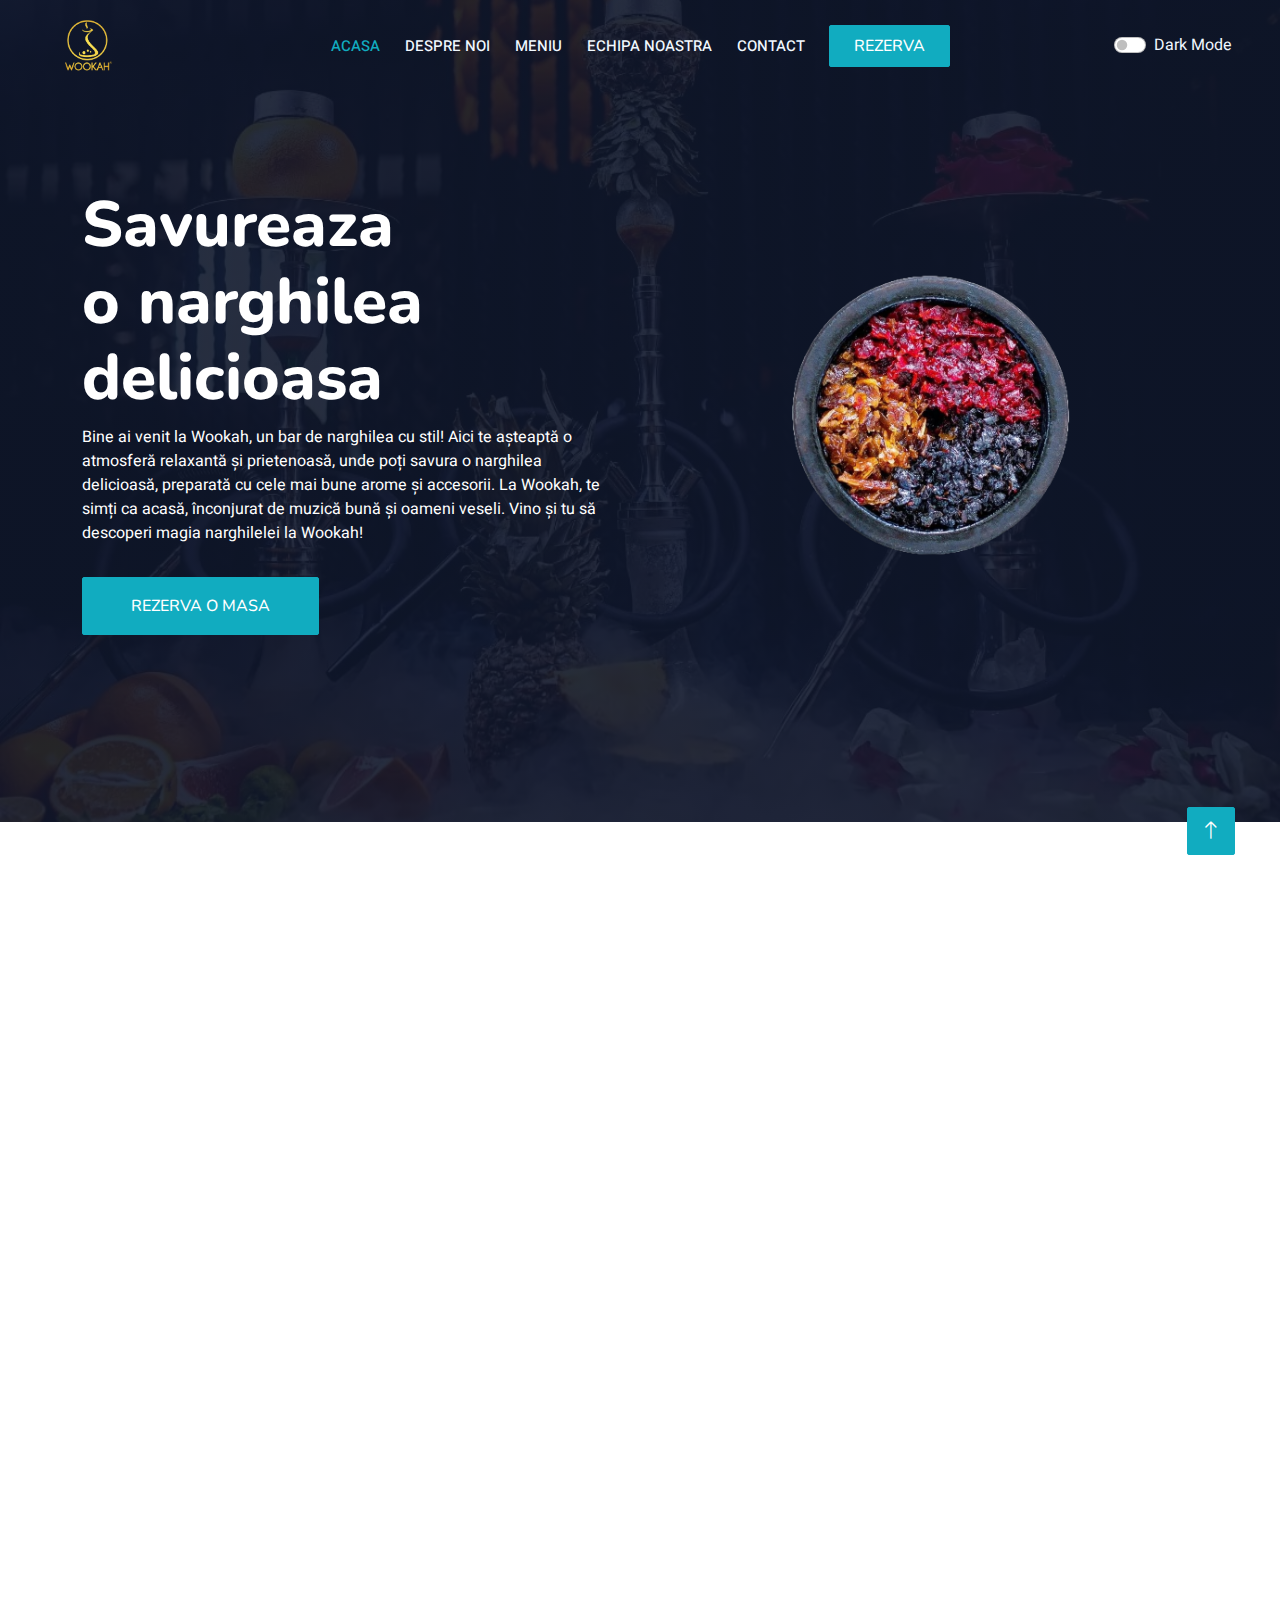
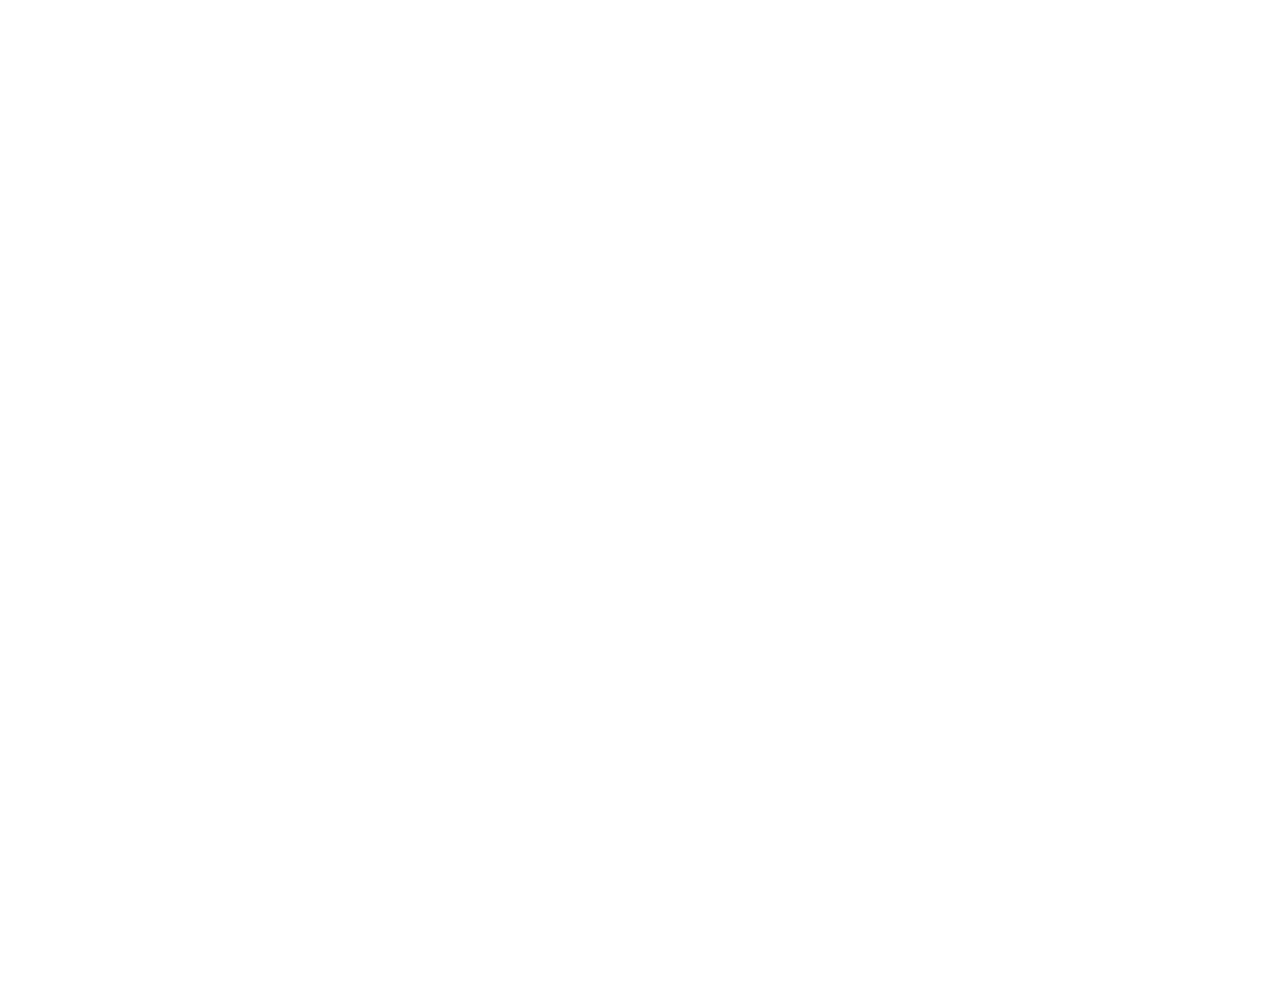
<file: index.html>
<!DOCTYPE html>
<html lang="en">

<head>
    <meta charset="utf-8">
    <title>Wookah</title>
    <meta content="width=device-width, initial-scale=1.0" name="viewport">
    <meta content="" name="keywords">
    <meta content="" name="description">

    <!-- Favicon -->
    <link href="img/favicon.ico" rel="icon">

    <!-- Google Web Fonts -->
    <link rel="preconnect" href="https://fonts.googleapis.com">
    <link rel="preconnect" href="https://fonts.gstatic.com" crossorigin>
    <link href="https://fonts.googleapis.com/css2?family=Heebo:wght@400;500;600&family=Nunito:wght@600;700;800&family=Pacifico&display=swap" rel="stylesheet">

    <!-- Icon Font Stylesheet -->
    <link href="https://cdnjs.cloudflare.com/ajax/libs/font-awesome/5.10.0/css/all.min.css" rel="stylesheet">
    <link href="https://cdn.jsdelivr.net/npm/bootstrap-icons@1.4.1/font/bootstrap-icons.css" rel="stylesheet">

    <!-- Libraries Stylesheet -->
    <link href="lib/animate/animate.min.css" rel="stylesheet">
    <link href="lib/owlcarousel/assets/owl.carousel.min.css" rel="stylesheet">
    <link href="lib/tempusdominus/css/tempusdominus-bootstrap-4.min.css" rel="stylesheet" />

    <!-- Customized Bootstrap Stylesheet -->
    <link href="css/bootstrap.min.css" rel="stylesheet">

    <!-- Template Stylesheet -->
    <link href="css/style.css" rel="stylesheet">
</head>

<!-- Google tag (gtag.js) -->
<script async src="https://www.googletagmanager.com/gtag/js?id=G-HYP56S1MZ7"></script>
<script>
  window.dataLayer = window.dataLayer || [];
  function gtag(){dataLayer.push(arguments);}
  gtag('js', new Date());

  gtag('config', 'G-HYP56S1MZ7');
</script>

<body>
    <div class="container-xxl bg-white p-0">
        <!-- Spinner Start -->
        <div id="spinner" class="show bg-white position-fixed translate-middle w-100 vh-100 top-50 start-50 d-flex align-items-center justify-content-center">
            <div class="spinner-border text-primary" style="width: 3rem; height: 3rem;" role="status">
                <span class="sr-only">Loading...</span>
            </div>
        </div>
        <!-- Spinner End -->


        <!-- Navbar & Hero Start -->
        <div class="container-xxl position-relative p-0">
            <nav class="navbar navbar-expand-lg navbar-dark bg-dark px-4 px-lg-5 py-3 py-lg-0">
                <a href="" class="navbar-brand p-0">
                    <img src="img/logo.png" alt="Logo">
                </a>
                <button class="navbar-toggler" type="button" data-bs-toggle="collapse" data-bs-target="#navbarCollapse">
                    <span class="fa fa-bars"></span>
                </button>
                <div class="collapse navbar-collapse" id="navbarCollapse">
                    <div class="navbar-nav ms-auto py-0 pe-4">
                        <a href="index.html" class="nav-item nav-link active">Acasa</a>
                        <a href="about.html" class="nav-item nav-link">Despre noi</a>
                        <a href="menu.html" class="nav-item nav-link">Meniu</a>
                        <a href="team.html" class="nav-item nav-link">Echipa Noastra</a>
                        <a href="contact.html" class="nav-item nav-link">Contact</a>
                    </div>
                    <a href="booking.html" class="btn btn-primary py-2 px-4">Rezerva</a>
                    <!-- Dark Mode Switch -->
                    <div class="form-check form-switch ms-auto">
                        <input class="form-check-input" type="checkbox" id="darkModeSwitch">
                        <label class="form-check-label text-light" for="darkModeSwitch">Dark Mode</label>
                    </div>
                </div>
            </nav>

            <div class="container-xxl py-5 bg-dark hero-header mb-5">
                <div class="container my-5 py-5">
                    <div class="row align-items-center g-5">
                        <div class="col-lg-6 text-center text-lg-start">
                            <h1 class="display-3 text-white animated slideInLeft">Savureaza<br>o narghilea delicioasa</h1>
                            <p class="text-white animated slideInLeft mb-4 pb-2">Bine ai venit la Wookah, un bar de narghilea cu stil! Aici te așteaptă o atmosferă relaxantă și prietenoasă, unde poți savura o narghilea delicioasă, preparată cu cele mai bune arome și accesorii. La Wookah, te simți ca acasă, înconjurat de muzică bună și oameni veseli. Vino și tu să descoperi magia narghilelei la Wookah!</p>
                            <a href="booking.html" class="btn btn-primary py-sm-3 px-sm-5 me-3 animated slideInLeft">Rezerva o masa</a>
                        </div>
                        <div class="col-lg-6 text-center text-lg-end overflow-hidden">
                            <img class="img-fluid" src="img/hero.png" alt="">
                        </div>
                    </div>
                </div>
            </div>
        </div>
        <!-- Navbar & Hero End -->


        <!-- Service Start -->
        <div class="container-xxl py-5">
            <div class="container">
                <div class="row g-4">
                    <div class="col-lg-3 col-sm-6 wow fadeInUp" data-wow-delay="0.1s" style="margin-left: 12%;">
                        <div class="service-item rounded pt-3">
                            <div class="p-4">
                                <i class="fa fa-3x fa-user-tie text-primary mb-4"></i>
                                <h5>Experti in narghilele</h5>
                                <p>Avem o echipa de preparatori de narghilea care se dedica integral acestei pasiuni.</p>
                            </div>
                        </div>
                    </div>
                    <div class="col-lg-3 col-sm-6 wow fadeInUp" data-wow-delay="0.3s"">
                        <div class="service-item rounded pt-3">
                            <div class="p-4">
                                <i class="fa fa-3x fa-coffee text-primary mb-4"></i>
                                <h5>Bauturi de calitate</h5>
                                <p>Barmanii nostri fac tot posibilul sa va uimeasca cu explozia de gusturi din pahar.</p>
                            </div>
                        </div>
                    </div>
                    <div class="col-lg-3 col-sm-6 wow fadeInUp" data-wow-delay="0.5s">
                        <div class="service-item rounded pt-3">
                            <div class="p-4">
                                <i class="fa fa-3x fa-cart-plus text-primary mb-4"></i>
                                <h5>Comanda Online</h5>
                                <p>Oferim livrari la domiciliu pentru petreceri de neuitat, dar si pentru seri relaxante.</p>
                            </div>
                        </div>
                    </div>
                </div>
            </div>
        </div>
        <!-- Service End -->


        <div class="container-xxl py-5 wow fadeInUp" data-wow-delay="0.1s">
            <div class="container">
                <div class="text-center">
                    <h5 class="section-title ff-secondary text-center text-primary fw-normal">Locatia noastra</h5>
                </div>
                <div class="owl-carousel testimonial-carousel">
                    <div class="image-item bg-transparent border rounded p-4">
                        <img class="img-fluid" src="img/about-1.jpg" alt="Image 1">
                    </div>
                    <div class="image-item bg-transparent border rounded p-4">
                        <img class="img-fluid" src="img/about-5.jpg" alt="Image 5">
                    </div>
                    <div class="image-item bg-transparent border rounded p-4">
                        <img class="img-fluid" src="img/about-2.jpg" alt="Image 2">
                    </div>
                    <div class="image-item bg-transparent border rounded p-4">
                        <img class="img-fluid" src="img/about-6.jpg" alt="Image 6">
                    </div>
                    <div class="image-item bg-transparent border rounded p-4">
                        <img class="img-fluid" src="img/about-3.jpg" alt="Image 3">
                    </div>
                    <div class="image-item bg-transparent border rounded p-4">
                        <img class="img-fluid" src="img/about-4.jpg" alt="Image 4">
                    </div>
                    <!-- Add more images as needed -->
                </div>
            </div>
        </div>
        
        

        <!-- Testimonial Start -->
        <div class="container-xxl py-5 wow fadeInUp" data-wow-delay="0.1s">
            <div class="container">
                <div class="text-center">
                    <h5 class="section-title ff-secondary text-center text-primary fw-normal">Parerile clientilor</h5>
                </div>
                <div class="owl-carousel testimonial-carousel">
                    <div class="testimonial-item bg-transparent border rounded p-4">
                        <i class="fa fa-quote-left fa-2x text-primary mb-3"></i>
                        <p>Am fost la Wookah cu prietenii si am fost foarte placut surprinsi. Gust excelent, design superb, fum dens. Barul Wookah este cozy și relaxant. Personalul este prietenos și rapid</p>
                        <div class="d-flex align-items-center">
                            <img class="img-fluid flex-shrink-0 rounded-circle" src="img/testimonial-1.jpg" style="width: 50px; height: 50px;">
                            <div class="ps-3">
                                <h5 class="mb-1">Ana P.</h5>
                            </div>
                        </div>
                    </div>
                    <div class="testimonial-item bg-transparent border rounded p-4">
                        <i class="fa fa-quote-left fa-2x text-primary mb-3"></i>
                        <p>WOOKAH este cea mai bună narghilea pe care am încercat-o vreodată. Am ales aroma de mango și mi-a plăcut foarte mult. Recomand cu încredere acest loc.” </p>
                        <div class="d-flex align-items-center">
                            <img class="img-fluid flex-shrink-0 rounded-circle" src="img/testimonial-2.jpg" style="width: 50px; height: 50px;">
                            <div class="ps-3">
                                <h5 class="mb-1">Bogdan S.</h5>
                            </div>
                        </div>
                    </div>
                    <div class="testimonial-item bg-transparent border rounded p-4">
                        <i class="fa fa-quote-left fa-2x text-primary mb-3"></i>
                        <p>Barul Wookah este locul meu preferat pentru narghilea. Au multe arome și nicotină, și narghileaua este de calitate. Este făcută din lemn și oțel, și are un design unic. Fumul este fin și consistent. Barul este curat și primitor. Personalul este profesionist și amabil.</p>
                        <div class="d-flex align-items-center">
                            <img class="img-fluid flex-shrink-0 rounded-circle" src="img/testimonial-4.jpg" style="width: 50px; height: 50px;">
                            <div class="ps-3">
                                <h5 class="mb-1">Cristina M.</h5>
                            </div>
                        </div>
                    </div>
                    <div class="testimonial-item bg-transparent border rounded p-4">
                        <i class="fa fa-quote-left fa-2x text-primary mb-3"></i>
                        <p>Barul Wookah este un loc superb pentru a fuma narghilea. Narghileaua este de o calitate excepțională, făcută din materiale de primă clasă. Aroma de mentă este răcoritoare și plăcută. Barul are o atmosferă liniștită și confortabilă. Personalul este foarte atent și ospitalier.</p>
                        <div class="d-flex align-items-center">
                            <img class="img-fluid flex-shrink-0 rounded-circle" src="img/testimonial-3.jpg" style="width: 50px; height: 50px;">
                            <div class="ps-3">
                                <h5 class="mb-1">Dan N.</h5>
                            </div>
                        </div>
                    </div>
                </div>
            </div>
        </div>
        <!-- Testimonial End -->
        

        <!-- Footer Start -->
        <div class="container-fluid bg-dark text-light footer pt-5 mt-5 wow fadeIn" data-wow-delay="0.1s">
            <div class="container py-5">
                <div class="row g-5">
                    <div class="col-lg-3 col-md-6">
                        <h4 class="section-title ff-secondary text-start text-primary fw-normal mb-4">Pagini</h4>
                        <a class="btn btn-link" href="index.html">Acasa</a>
                        <a class="btn btn-link" href="about.html">Despre noi</a>
                        <a class="btn btn-link" href="menu.html">Meniu</a>
                        <a class="btn btn-link" href="team.html">Echipa noastra</a>
                        <a class="btn btn-link" href="contact.html">Contact</a>
                        <a class="btn btn-link" href="booking.html">Rezervare</a>
                    </div>
                    <div class="col-lg-3 col-md-6">
                        <h4 class="section-title ff-secondary text-start text-primary fw-normal mb-4">Contact</h4>
                        <p class="mb-2"><i class="fa fa-map-marker-alt me-3"></i>Piata Unirii, Timisoara, Romania</p>
                        <p class="mb-2"><i class="fa fa-phone-alt me-3"></i>+40 712 345 678</p>
                        <p class="mb-2"><i class="fa fa-envelope me-3"></i>info@wookah.com</p>
                        <div class="d-flex pt-2">
                            <a class="btn btn-outline-light btn-social" href=""><i class="fab fa-twitter"></i></a>
                            <a class="btn btn-outline-light btn-social" href=""><i class="fab fa-facebook-f"></i></a>
                            <a class="btn btn-outline-light btn-social" href=""><i class="fab fa-youtube"></i></a>
                            <a class="btn btn-outline-light btn-social" href=""><i class="fab fa-linkedin-in"></i></a>
                        </div>
                    </div>
                    <div class="col-lg-3 col-md-6">
                        <h4 class="section-title ff-secondary text-start text-primary fw-normal mb-4">Program</h4>
                        <h5 class="text-light fw-normal">Luni - Joi</h5>
                        <p>10:00 - 2:00</p>
                        <h5 class="text-light fw-normal">Vineri - Duminica</h5>
                        <p>10:00 - 4:00</p>
                    </div>
                    <div class="col-lg-3 col-md-6">
                        <h4 class="section-title ff-secondary text-start text-primary fw-normal mb-4">Newsletter</h4>
                        <p>Aboneaza-te.</p>
                        <div class="position-relative mx-auto" style="max-width: 400px;">
                            <input class="form-control border-primary w-100 py-3 ps-4 pe-5" type="text" placeholder="Email">
                            <button type="button" class="btn btn-primary py-2 position-absolute top-0 end-0 mt-2 me-2">Trimite</button>
                        </div>
                    </div>
                </div>
            </div>
        </div>
        <!-- Footer End -->


        <!-- Back to Top -->
        <a href="#" class="btn btn-lg btn-primary btn-lg-square back-to-top"><i class="bi bi-arrow-up"></i></a>
    </div>

    <!-- JavaScript Libraries -->
    <script src="https://code.jquery.com/jquery-3.4.1.min.js"></script>
    <script src="https://cdn.jsdelivr.net/npm/bootstrap@5.0.0/dist/js/bootstrap.bundle.min.js"></script>
    <script src="lib/wow/wow.min.js"></script>
    <script src="lib/easing/easing.min.js"></script>
    <script src="lib/waypoints/waypoints.min.js"></script>
    <script src="lib/counterup/counterup.min.js"></script>
    <script src="lib/owlcarousel/owl.carousel.min.js"></script>
    <script src="lib/tempusdominus/js/moment.min.js"></script>
    <script src="lib/tempusdominus/js/moment-timezone.min.js"></script>
    <script src="lib/tempusdominus/js/tempusdominus-bootstrap-4.min.js"></script>

    <!-- Template Javascript -->
    <script src="js/main.js"></script>

<script>
    // Check if the user has a dark mode preference
    const prefersDarkMode = window.matchMedia('(prefers-color-scheme: dark)').matches;

    // Set the initial dark mode state based on user preference
    document.body.classList.toggle('dark-mode', prefersDarkMode);

    // Toggle dark mode when the switch is clicked
    document.getElementById('darkModeSwitch').addEventListener('change', function () {
        document.body.classList.toggle('dark-mode', this.checked);
        });
</script>
</body>

</html>
</file>
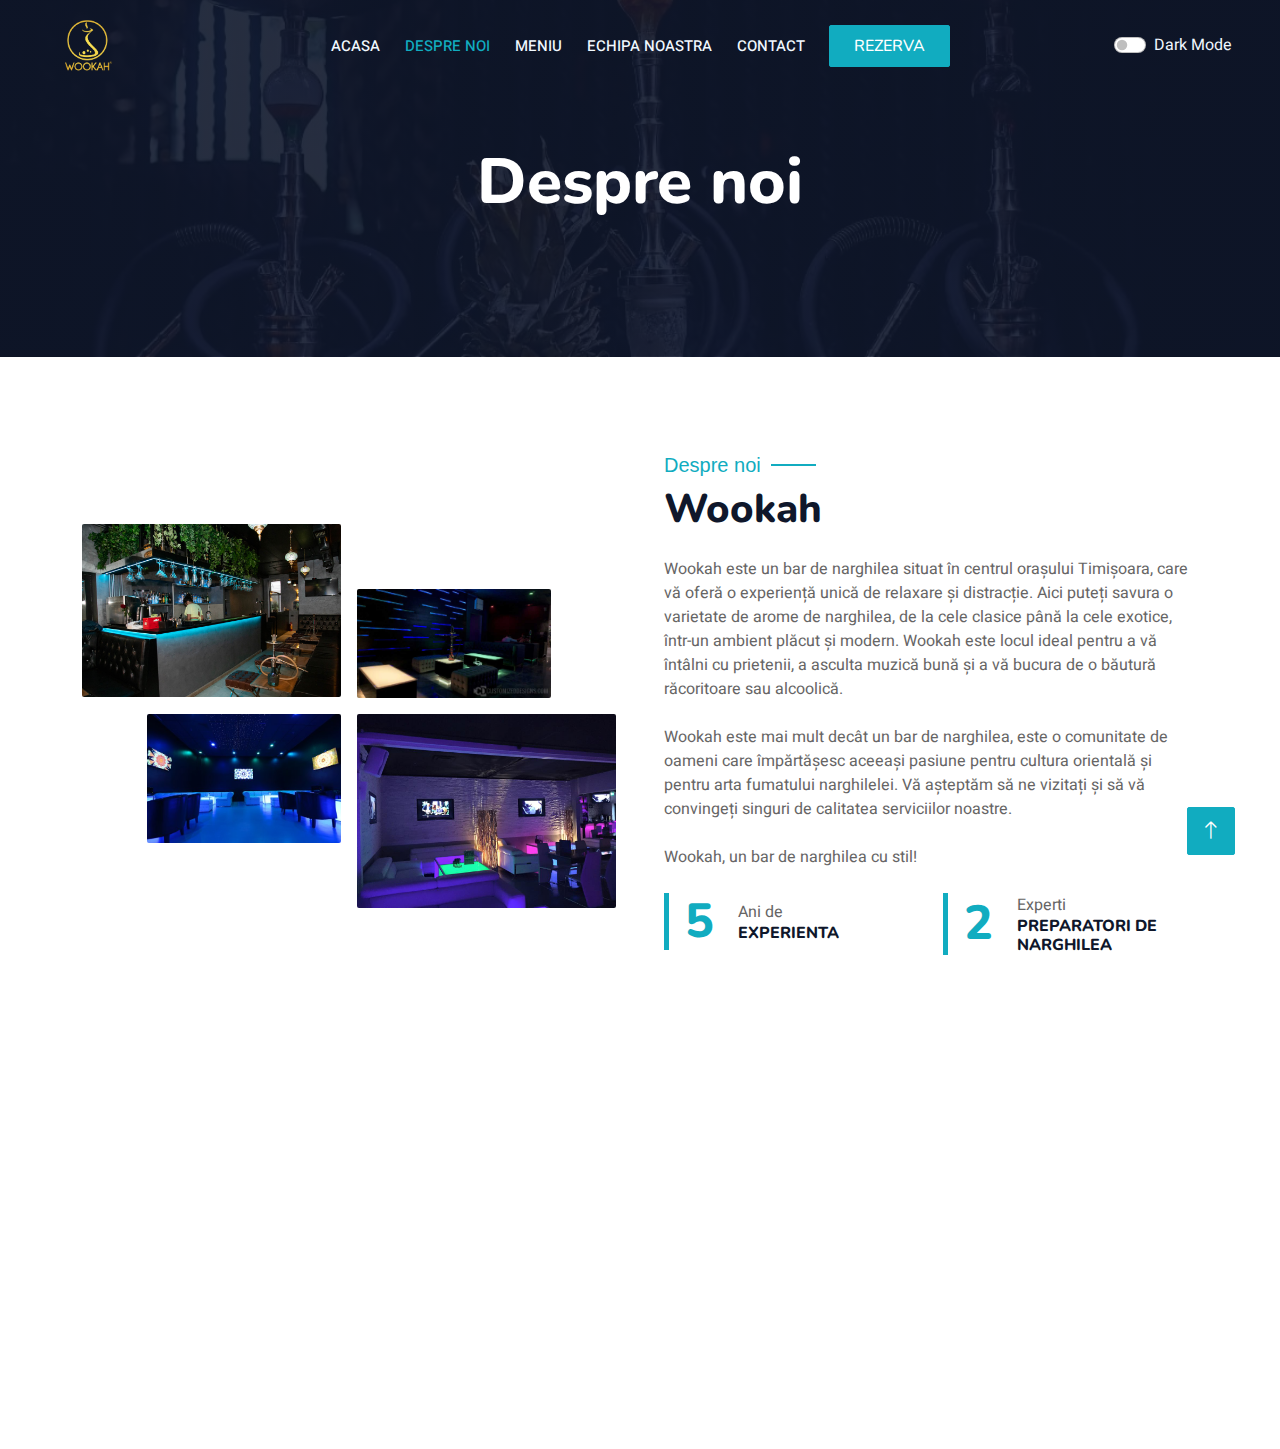
<file: about.html>
<!DOCTYPE html>
<html lang="en">

<head>
    <meta charset="utf-8">
    <title>Wookah</title>
    <meta content="width=device-width, initial-scale=1.0" name="viewport">
    <meta content="" name="keywords">
    <meta content="" name="description">

    <!-- Favicon -->
    <link href="img/favicon.ico" rel="icon">

    <!-- Google Web Fonts -->
    <link rel="preconnect" href="https://fonts.googleapis.com">
    <link rel="preconnect" href="https://fonts.gstatic.com" crossorigin>
    <link href="https://fonts.googleapis.com/css2?family=Heebo:wght@400;500;600&family=Nunito:wght@600;700;800&family=Pacifico&display=swap" rel="stylesheet">

    <!-- Icon Font Stylesheet -->
    <link href="https://cdnjs.cloudflare.com/ajax/libs/font-awesome/5.10.0/css/all.min.css" rel="stylesheet">
    <link href="https://cdn.jsdelivr.net/npm/bootstrap-icons@1.4.1/font/bootstrap-icons.css" rel="stylesheet">

    <!-- Libraries Stylesheet -->
    <link href="lib/animate/animate.min.css" rel="stylesheet">
    <link href="lib/owlcarousel/assets/owl.carousel.min.css" rel="stylesheet">
    <link href="lib/tempusdominus/css/tempusdominus-bootstrap-4.min.css" rel="stylesheet" />

    <!-- Customized Bootstrap Stylesheet -->
    <link href="css/bootstrap.min.css" rel="stylesheet">

    <!-- Template Stylesheet -->
    <link href="css/style.css" rel="stylesheet">
</head>

<!-- Google tag (gtag.js) -->
<script async src="https://www.googletagmanager.com/gtag/js?id=G-HYP56S1MZ7"></script>
<script>
  window.dataLayer = window.dataLayer || [];
  function gtag(){dataLayer.push(arguments);}
  gtag('js', new Date());

  gtag('config', 'G-HYP56S1MZ7');
</script>

<body>
    <div class="container-xxl bg-white p-0">
        <!-- Spinner Start -->
        <div id="spinner" class="show bg-white position-fixed translate-middle w-100 vh-100 top-50 start-50 d-flex align-items-center justify-content-center">
            <div class="spinner-border text-primary" style="width: 3rem; height: 3rem;" role="status">
                <span class="sr-only">Loading...</span>
            </div>
        </div>
        <!-- Spinner End -->


        <!-- Navbar & Hero Start -->
        <div class="container-xxl position-relative p-0">
            <nav class="navbar navbar-expand-lg navbar-dark bg-dark px-4 px-lg-5 py-3 py-lg-0">
                <a href="" class="navbar-brand p-0">
                    <img src="img/logo.png" alt="Logo">
                </a>
                <button class="navbar-toggler" type="button" data-bs-toggle="collapse" data-bs-target="#navbarCollapse">
                    <span class="fa fa-bars"></span>
                </button>
                <div class="collapse navbar-collapse" id="navbarCollapse">
                    <div class="navbar-nav ms-auto py-0 pe-4">
                        <a href="index.html" class="nav-item nav-link">Acasa</a>
                        <a href="about.html" class="nav-item nav-link active">Despre noi</a>
                        <a href="menu.html" class="nav-item nav-link">Meniu</a>
                        <a href="team.html" class="nav-item nav-link">Echipa Noastra</a>
                        <a href="contact.html" class="nav-item nav-link">Contact</a>
                    </div>
                    <a href="booking.html" class="btn btn-primary py-2 px-4">Rezerva</a>
                    <!-- Dark Mode Switch -->
                    <div class="form-check form-switch ms-auto">
                        <input class="form-check-input" type="checkbox" id="darkModeSwitch">
                        <label class="form-check-label text-light" for="darkModeSwitch">Dark Mode</label>
                    </div>
                </div>
            </nav>

            <div class="container-xxl py-5 bg-dark hero-header mb-5">
                <div class="container text-center my-5 pt-5 pb-4">
                    <h1 class="display-3 text-white mb-3 animated slideInDown">Despre noi</h1>
                </div>
            </div>
        </div>
        <!-- Navbar & Hero End -->


        <!-- About Start -->
        <div class="container-xxl py-5">
            <div class="container">
                <div class="row g-5 align-items-center">
                    <div class="col-lg-6">
                        <div class="row g-3">
                            <div class="col-6 text-start">
                                <img class="img-fluid rounded w-100 wow zoomIn" data-wow-delay="0.1s" src="img/about-1.jpg">
                            </div>
                            <div class="col-6 text-start">
                                <img class="img-fluid rounded w-75 wow zoomIn" data-wow-delay="0.3s" src="img/about-2.jpg" style="margin-top: 25%;">
                            </div>
                            <div class="col-6 text-end">
                                <img class="img-fluid rounded w-75 wow zoomIn" data-wow-delay="0.5s" src="img/about-3.jpg">
                            </div>
                            <div class="col-6 text-end">
                                <img class="img-fluid rounded w-100 wow zoomIn" data-wow-delay="0.7s" src="img/about-4.jpg">
                            </div>
                        </div>
                    </div>
                    <div class="col-lg-6">
                        <h5 class="section-title ff-secondary text-start text-primary fw-normal">Despre noi</h5>
                        <h1 class="mb-4">Wookah</h1>
                        <p class="mb-4">Wookah este un bar de narghilea situat în centrul orașului Timișoara, care vă oferă o experiență unică de relaxare și distracție. Aici puteți savura o varietate de arome de narghilea, de la cele clasice până la cele exotice, într-un ambient plăcut și modern. Wookah este locul ideal pentru a vă întâlni cu prietenii, a asculta muzică bună și a vă bucura de o băutură răcoritoare sau alcoolică.</p>
                        <p class="mb-4">Wookah este mai mult decât un bar de narghilea, este o comunitate de oameni care împărtășesc aceeași pasiune pentru cultura orientală și pentru arta fumatului narghilelei. Vă așteptăm să ne vizitați și să vă convingeți singuri de calitatea serviciilor noastre.</p>
                        <p class="mb-4">Wookah, un bar de narghilea cu stil!</p>
                        <div class="row g-4 mb-4">
                            <div class="col-sm-6">
                                <div class="d-flex align-items-center border-start border-5 border-primary px-3">
                                    <h1 class="flex-shrink-0 display-5 text-primary mb-0" data-toggle="counter-up">15</h1>
                                    <div class="ps-4">
                                        <p class="mb-0">Ani de</p>
                                        <h6 class="text-uppercase mb-0">Experienta</h6>
                                    </div>
                                </div>
                            </div>
                            <div class="col-sm-6">
                                <div class="d-flex align-items-center border-start border-5 border-primary px-3">
                                    <h1 class="flex-shrink-0 display-5 text-primary mb-0" data-toggle="counter-up">5</h1>
                                    <div class="ps-4">
                                        <p class="mb-0">Experti</p>
                                        <h6 class="text-uppercase mb-0">Preparatori de narghilea</h6>
                                    </div>
                                </div>
                            </div>
                        </div>
                    </div>
                </div>
            </div>
        </div>
        <!-- About End -->
        

        <div class="container-fluid bg-dark text-light footer pt-5 mt-5 wow fadeIn" data-wow-delay="0.1s">
            <div class="container py-5">
                <div class="row g-5">
                    <div class="col-lg-3 col-md-6">
                        <h4 class="section-title ff-secondary text-start text-primary fw-normal mb-4">Pagini</h4>
                        <a class="btn btn-link" href="index.html">Acasa</a>
                        <a class="btn btn-link" href="about.html">Despre noi</a>
                        <a class="btn btn-link" href="menu.html">Meniu</a>
                        <a class="btn btn-link" href="team.html">Echipa noastra</a>
                        <a class="btn btn-link" href="contact.html">Contact</a>
                        <a class="btn btn-link" href="booking.html">Rezervare</a>
                    </div>
                    <div class="col-lg-3 col-md-6">
                        <h4 class="section-title ff-secondary text-start text-primary fw-normal mb-4">Contact</h4>
                        <p class="mb-2"><i class="fa fa-map-marker-alt me-3"></i>Piata Unirii, Timisoara, Romania</p>
                        <p class="mb-2"><i class="fa fa-phone-alt me-3"></i>+40 712 345 678</p>
                        <p class="mb-2"><i class="fa fa-envelope me-3"></i>info@wookah.com</p>
                        <div class="d-flex pt-2">
                            <a class="btn btn-outline-light btn-social" href=""><i class="fab fa-twitter"></i></a>
                            <a class="btn btn-outline-light btn-social" href=""><i class="fab fa-facebook-f"></i></a>
                            <a class="btn btn-outline-light btn-social" href=""><i class="fab fa-youtube"></i></a>
                            <a class="btn btn-outline-light btn-social" href=""><i class="fab fa-linkedin-in"></i></a>
                        </div>
                    </div>
                    <div class="col-lg-3 col-md-6">
                        <h4 class="section-title ff-secondary text-start text-primary fw-normal mb-4">Program</h4>
                        <h5 class="text-light fw-normal">Luni - Joi</h5>
                        <p>10:00 - 2:00</p>
                        <h5 class="text-light fw-normal">Vineri - Duminica</h5>
                        <p>10:00 - 4:00</p>
                    </div>
                    <div class="col-lg-3 col-md-6">
                        <h4 class="section-title ff-secondary text-start text-primary fw-normal mb-4">Newsletter</h4>
                        <p>Aboneaza-te.</p>
                        <div class="position-relative mx-auto" style="max-width: 400px;">
                            <input class="form-control border-primary w-100 py-3 ps-4 pe-5" type="text" placeholder="Email">
                            <button type="button" class="btn btn-primary py-2 position-absolute top-0 end-0 mt-2 me-2">Trimite</button>
                        </div>
                    </div>
                </div>
            </div>
        </div>
        <!-- Footer End -->


        <!-- Back to Top -->
        <a href="#" class="btn btn-lg btn-primary btn-lg-square back-to-top"><i class="bi bi-arrow-up"></i></a>
    </div>

    <!-- JavaScript Libraries -->
    <script src="https://code.jquery.com/jquery-3.4.1.min.js"></script>
    <script src="https://cdn.jsdelivr.net/npm/bootstrap@5.0.0/dist/js/bootstrap.bundle.min.js"></script>
    <script src="lib/wow/wow.min.js"></script>
    <script src="lib/easing/easing.min.js"></script>
    <script src="lib/waypoints/waypoints.min.js"></script>
    <script src="lib/counterup/counterup.min.js"></script>
    <script src="lib/owlcarousel/owl.carousel.min.js"></script>
    <script src="lib/tempusdominus/js/moment.min.js"></script>
    <script src="lib/tempusdominus/js/moment-timezone.min.js"></script>
    <script src="lib/tempusdominus/js/tempusdominus-bootstrap-4.min.js"></script>

    <!-- Template Javascript -->
    <script src="js/main.js"></script>
    <script>
        // Check if the user has a dark mode preference
        const prefersDarkMode = window.matchMedia('(prefers-color-scheme: dark)').matches;
    
        // Set the initial dark mode state based on user preference
        document.body.classList.toggle('dark-mode', prefersDarkMode);
    
        // Toggle dark mode when the switch is clicked
        document.getElementById('darkModeSwitch').addEventListener('change', function () {
            document.body.classList.toggle('dark-mode', this.checked);
            });
    </script>
</body>

</html>
</file>
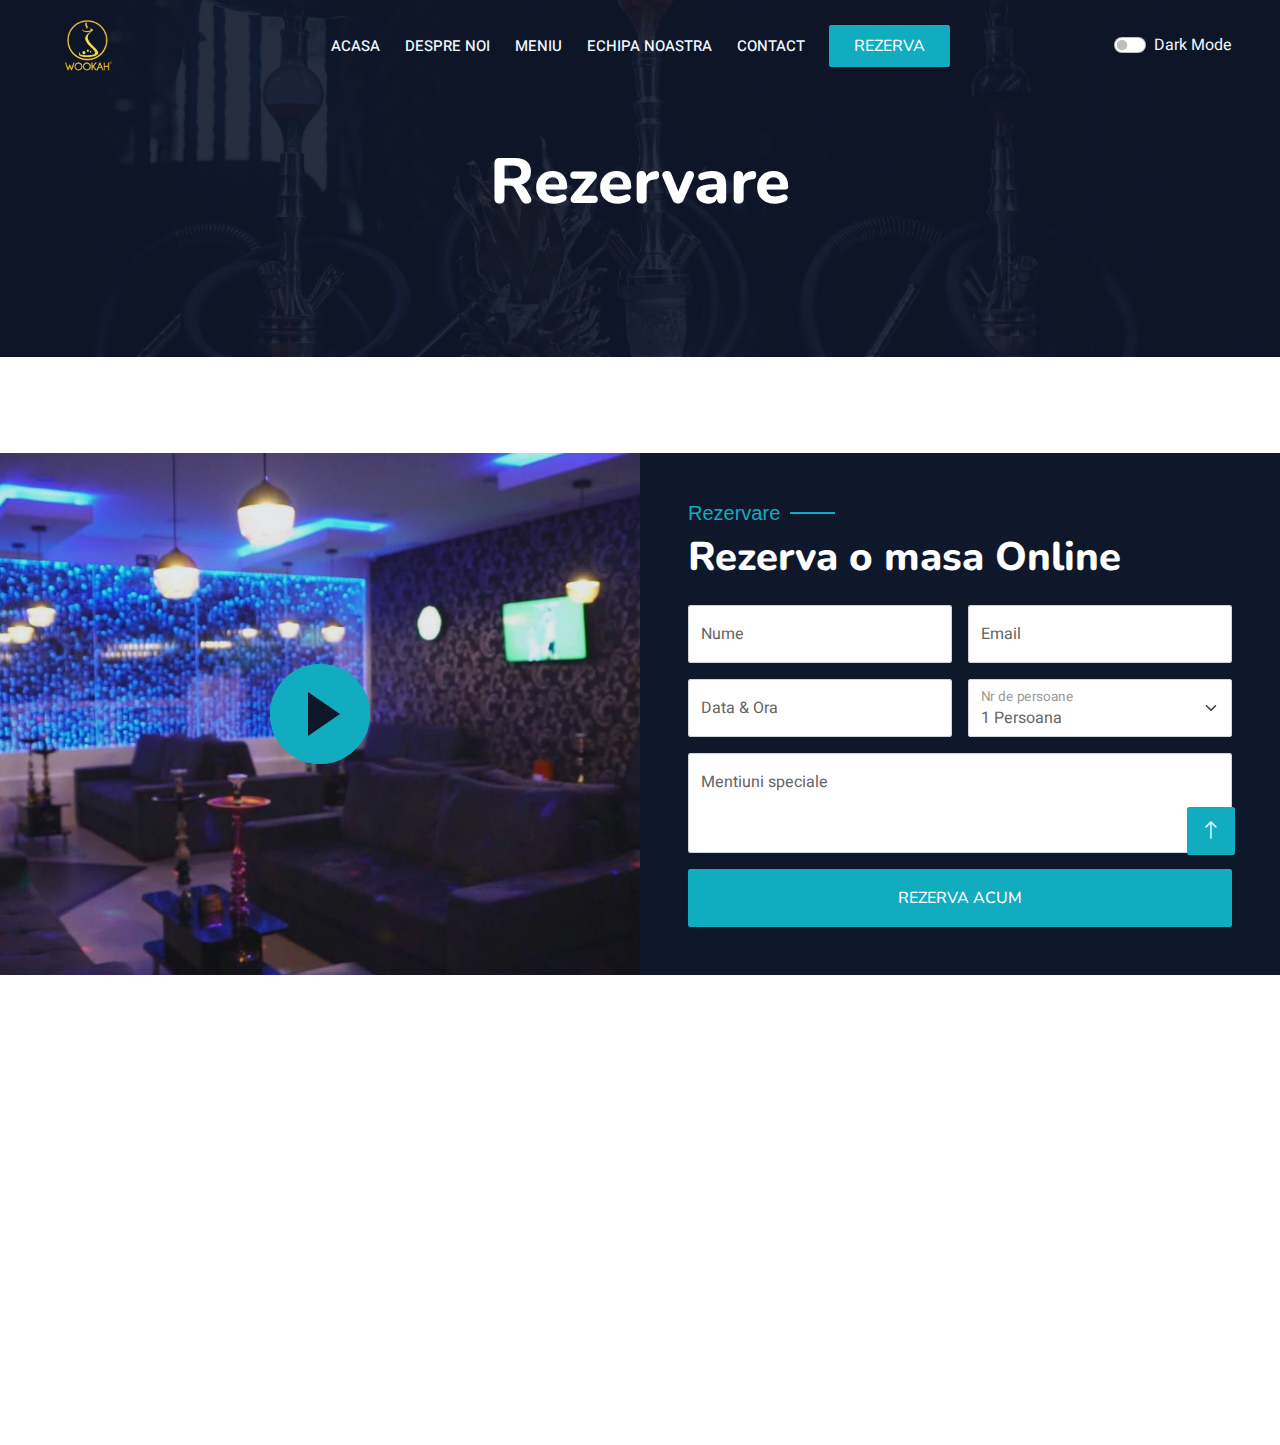
<file: booking.html>
<!DOCTYPE html>
<html lang="en">

<head>
    <meta charset="utf-8">
    <title>Wookah</title>
    <meta content="width=device-width, initial-scale=1.0" name="viewport">
    <meta content="" name="keywords">
    <meta content="" name="description">

    <!-- Favicon -->
    <link href="img/favicon.ico" rel="icon">

    <!-- Google Web Fonts -->
    <link rel="preconnect" href="https://fonts.googleapis.com">
    <link rel="preconnect" href="https://fonts.gstatic.com" crossorigin>
    <link href="https://fonts.googleapis.com/css2?family=Heebo:wght@400;500;600&family=Nunito:wght@600;700;800&family=Pacifico&display=swap" rel="stylesheet">

    <!-- Icon Font Stylesheet -->
    <link href="https://cdnjs.cloudflare.com/ajax/libs/font-awesome/5.10.0/css/all.min.css" rel="stylesheet">
    <link href="https://cdn.jsdelivr.net/npm/bootstrap-icons@1.4.1/font/bootstrap-icons.css" rel="stylesheet">

    <!-- Libraries Stylesheet -->
    <link href="lib/animate/animate.min.css" rel="stylesheet">
    <link href="lib/owlcarousel/assets/owl.carousel.min.css" rel="stylesheet">
    <link href="lib/tempusdominus/css/tempusdominus-bootstrap-4.min.css" rel="stylesheet" />

    <!-- Customized Bootstrap Stylesheet -->
    <link href="css/bootstrap.min.css" rel="stylesheet">

    <!-- Template Stylesheet -->
    <link href="css/style.css" rel="stylesheet">
</head>

<!-- Google tag (gtag.js) -->
<script async src="https://www.googletagmanager.com/gtag/js?id=G-HYP56S1MZ7"></script>
<script>
  window.dataLayer = window.dataLayer || [];
  function gtag(){dataLayer.push(arguments);}
  gtag('js', new Date());

  gtag('config', 'G-HYP56S1MZ7');
</script>

<body>
    <div class="container-xxl bg-white p-0">
        <!-- Spinner Start -->
        <div id="spinner" class="show bg-white position-fixed translate-middle w-100 vh-100 top-50 start-50 d-flex align-items-center justify-content-center">
            <div class="spinner-border text-primary" style="width: 3rem; height: 3rem;" role="status">
                <span class="sr-only">Loading...</span>
            </div>
        </div>
        <!-- Spinner End -->


        <!-- Navbar & Hero Start -->
        <div class="container-xxl position-relative p-0">
            <nav class="navbar navbar-expand-lg navbar-dark bg-dark px-4 px-lg-5 py-3 py-lg-0">
                <a href="" class="navbar-brand p-0">
                    <img src="img/logo.png" alt="Logo">
                </a>
                <button class="navbar-toggler" type="button" data-bs-toggle="collapse" data-bs-target="#navbarCollapse">
                    <span class="fa fa-bars"></span>
                </button>
                <div class="collapse navbar-collapse" id="navbarCollapse">
                    <div class="navbar-nav ms-auto py-0 pe-4">
                        <a href="index.html" class="nav-item nav-link">Acasa</a>
                        <a href="about.html" class="nav-item nav-link">Despre noi</a>
                        <a href="menu.html" class="nav-item nav-link">Meniu</a>
                        <a href="team.html" class="nav-item nav-link">Echipa Noastra</a>
                        <a href="contact.html" class="nav-item nav-link">Contact</a>
                    </div>
                    <a href="booking.html" class="btn btn-primary py-2 px-4">Rezerva</a>
                    <div class="form-check form-switch ms-auto">
                        <input class="form-check-input" type="checkbox" id="darkModeSwitch">
                        <label class="form-check-label text-light" for="darkModeSwitch">Dark Mode</label>
                    </div>
                </div>
            </nav>

            <div class="container-xxl py-5 bg-dark hero-header mb-5">
                <div class="container text-center my-5 pt-5 pb-4">
                    <h1 class="display-3 text-white mb-3 animated slideInDown">Rezervare</h1>
                </div>
            </div>
        </div>
        <!-- Navbar & Hero End -->


        <!-- Reservation Start -->
        <div class="container-xxl py-5 px-0 wow fadeInUp" data-wow-delay="0.1s">
            <div class="row g-0">
                <div class="col-md-6">
                    <div class="video">
                        <button type="button" class="btn-play" data-bs-toggle="modal" data-src="https://www.youtube.com/watch?v=yW1XSEFqSTI" data-bs-target="#videoModal">
                            <span></span>
                        </button>
                    </div>
                </div>
                <div class="col-md-6 bg-dark d-flex align-items-center">
                    <div class="p-5 wow fadeInUp" data-wow-delay="0.2s">
                        <h5 class="section-title ff-secondary text-start text-primary fw-normal">Rezervare</h5>
                        <h1 class="text-white mb-4">Rezerva o masa Online</h1>
                        <form>
                            <div class="row g-3">
                                <div class="col-md-6">
                                    <div class="form-floating">
                                        <input type="text" class="form-control" id="name" placeholder="Your Name">
                                        <label for="name">Nume</label>
                                    </div>
                                </div>
                                <div class="col-md-6">
                                    <div class="form-floating">
                                        <input type="email" class="form-control" id="email" placeholder="Your Email">
                                        <label for="email">Email</label>
                                    </div>
                                </div>
                                <div class="col-md-6">
                                    <div class="form-floating date" id="date3" data-target-input="nearest">
                                        <input type="text" class="form-control datetimepicker-input" id="datetime" placeholder="Date & Time" data-target="#date3" data-toggle="datetimepicker" />
                                        <label for="datetime">Data & Ora</label>
                                    </div>
                                </div>
                                <div class="col-md-6">
                                    <div class="form-floating">
                                        <select class="form-select" id="select1">
                                          <option value="1">1 Persoana</option>
                                          <option value="2">2 Persoane</option>
                                          <option value="3">3 Persoane</option>
                                          <option value="3">4 Persoane</option>
                                          <option value="3">Mai multe persoane</option>
                                        </select>
                                        <label for="select1">Nr de persoane</label>
                                      </div>
                                </div>
                                <div class="col-12">
                                    <div class="form-floating">
                                        <textarea class="form-control" placeholder="Special Request" id="message" style="height: 100px"></textarea>
                                        <label for="message">Mentiuni speciale</label>
                                    </div>
                                </div>
                                <div class="col-12">
                                    <button class="btn btn-primary w-100 py-3" type="submit">Rezerva acum</button>
                                </div>
                            </div>
                        </form>
                    </div>
                </div>
            </div>
        </div>

        <div class="modal fade" id="videoModal" tabindex="-1" aria-labelledby="exampleModalLabel" aria-hidden="true">
            <div class="modal-dialog">
                <div class="modal-content rounded-0">
                    <div class="modal-header">
                        <h5 class="modal-title" id="exampleModalLabel">Youtube Video</h5>
                        <button type="button" class="btn-close" data-bs-dismiss="modal" aria-label="Close"></button>
                    </div>
                    <div class="modal-body">
                        <!-- 16:9 aspect ratio -->
                        <div class="ratio ratio-16x9">
                            <iframe class="embed-responsive-item" src="https://www.youtube.com/embed/yW1XSEFqSTI" id="yW1XSEFqSTI" allowfullscreen allowscriptaccess="always"
                                allow="autoplay"></iframe>
                        </div>
                    </div>
                </div>
            </div>
        </div>        
        <!-- Reservation Start -->
        

        <div class="container-fluid bg-dark text-light footer pt-5 mt-5 wow fadeIn" data-wow-delay="0.1s">
            <div class="container py-5">
                <div class="row g-5">
                    <div class="col-lg-3 col-md-6">
                        <h4 class="section-title ff-secondary text-start text-primary fw-normal mb-4">Pagini</h4>
                        <a class="btn btn-link" href="index.html">Acasa</a>
                        <a class="btn btn-link" href="about.html">Despre noi</a>
                        <a class="btn btn-link" href="menu.html">Meniu</a>
                        <a class="btn btn-link" href="team.html">Echipa noastra</a>
                        <a class="btn btn-link" href="contact.html">Contact</a>
                        <a class="btn btn-link" href="booking.html">Rezervare</a>
                    </div>
                    <div class="col-lg-3 col-md-6">
                        <h4 class="section-title ff-secondary text-start text-primary fw-normal mb-4">Contact</h4>
                        <p class="mb-2"><i class="fa fa-map-marker-alt me-3"></i>Piata Unirii, Timisoara, Romania</p>
                        <p class="mb-2"><i class="fa fa-phone-alt me-3"></i>+40 712 345 678</p>
                        <p class="mb-2"><i class="fa fa-envelope me-3"></i>info@wookah.com</p>
                        <div class="d-flex pt-2">
                            <a class="btn btn-outline-light btn-social" href=""><i class="fab fa-twitter"></i></a>
                            <a class="btn btn-outline-light btn-social" href=""><i class="fab fa-facebook-f"></i></a>
                            <a class="btn btn-outline-light btn-social" href=""><i class="fab fa-youtube"></i></a>
                            <a class="btn btn-outline-light btn-social" href=""><i class="fab fa-linkedin-in"></i></a>
                        </div>
                    </div>
                    <div class="col-lg-3 col-md-6">
                        <h4 class="section-title ff-secondary text-start text-primary fw-normal mb-4">Program</h4>
                        <h5 class="text-light fw-normal">Luni - Joi</h5>
                        <p>10:00 - 2:00</p>
                        <h5 class="text-light fw-normal">Vineri - Duminica</h5>
                        <p>10:00 - 4:00</p>
                    </div>
                    <div class="col-lg-3 col-md-6">
                        <h4 class="section-title ff-secondary text-start text-primary fw-normal mb-4">Newsletter</h4>
                        <p>Aboneaza-te.</p>
                        <div class="position-relative mx-auto" style="max-width: 400px;">
                            <input class="form-control border-primary w-100 py-3 ps-4 pe-5" type="text" placeholder="Email">
                            <button type="button" class="btn btn-primary py-2 position-absolute top-0 end-0 mt-2 me-2">Trimite</button>
                        </div>
                    </div>
                </div>
            </div>
        </div>
        <!-- Footer End -->


        <!-- Back to Top -->
        <a href="#" class="btn btn-lg btn-primary btn-lg-square back-to-top"><i class="bi bi-arrow-up"></i></a>
    </div>

    <!-- JavaScript Libraries -->
    <script src="https://code.jquery.com/jquery-3.4.1.min.js"></script>
    <script src="https://cdn.jsdelivr.net/npm/bootstrap@5.0.0/dist/js/bootstrap.bundle.min.js"></script>
    <script src="lib/wow/wow.min.js"></script>
    <script src="lib/easing/easing.min.js"></script>
    <script src="lib/waypoints/waypoints.min.js"></script>
    <script src="lib/counterup/counterup.min.js"></script>
    <script src="lib/owlcarousel/owl.carousel.min.js"></script>
    <script src="lib/tempusdominus/js/moment.min.js"></script>
    <script src="lib/tempusdominus/js/moment-timezone.min.js"></script>
    <script src="lib/tempusdominus/js/tempusdominus-bootstrap-4.min.js"></script>

    <!-- Template Javascript -->
    <script src="js/main.js"></script>
    <script>
        // Check if the user has a dark mode preference
        const prefersDarkMode = window.matchMedia('(prefers-color-scheme: dark)').matches;
    
        // Set the initial dark mode state based on user preference
        document.body.classList.toggle('dark-mode', prefersDarkMode);
    
        // Toggle dark mode when the switch is clicked
        document.getElementById('darkModeSwitch').addEventListener('change', function () {
            document.body.classList.toggle('dark-mode', this.checked);
            });
    </script>
</body>

</html>
</file>
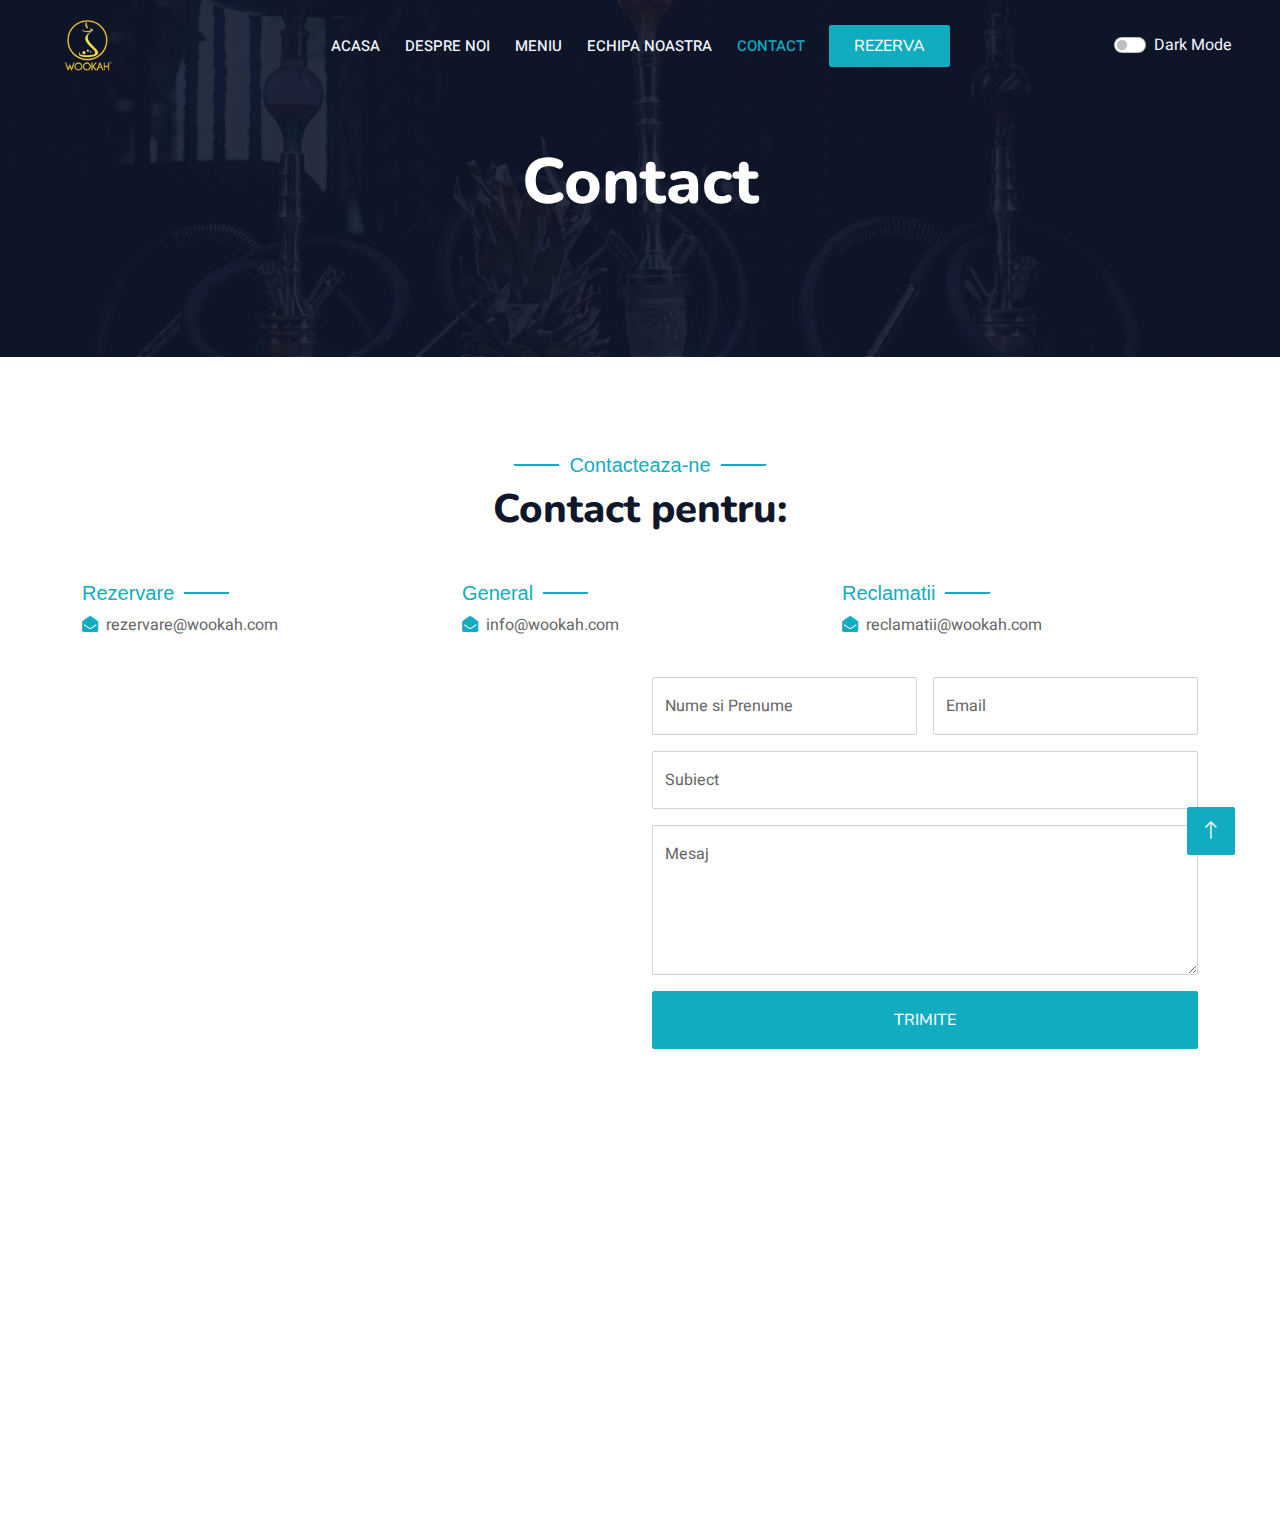
<file: contact.html>
<!DOCTYPE html>
<html lang="en">

<head>
    <meta charset="utf-8">
    <title>Wookah</title>
    <meta content="width=device-width, initial-scale=1.0" name="viewport">
    <meta content="" name="keywords">
    <meta content="" name="description">

    <!-- Favicon -->
    <link href="img/favicon.ico" rel="icon">

    <!-- Google Web Fonts -->
    <link rel="preconnect" href="https://fonts.googleapis.com">
    <link rel="preconnect" href="https://fonts.gstatic.com" crossorigin>
    <link href="https://fonts.googleapis.com/css2?family=Heebo:wght@400;500;600&family=Nunito:wght@600;700;800&family=Pacifico&display=swap" rel="stylesheet">

    <!-- Icon Font Stylesheet -->
    <link href="https://cdnjs.cloudflare.com/ajax/libs/font-awesome/5.10.0/css/all.min.css" rel="stylesheet">
    <link href="https://cdn.jsdelivr.net/npm/bootstrap-icons@1.4.1/font/bootstrap-icons.css" rel="stylesheet">

    <!-- Libraries Stylesheet -->
    <link href="lib/animate/animate.min.css" rel="stylesheet">
    <link href="lib/owlcarousel/assets/owl.carousel.min.css" rel="stylesheet">
    <link href="lib/tempusdominus/css/tempusdominus-bootstrap-4.min.css" rel="stylesheet" />

    <!-- Customized Bootstrap Stylesheet -->
    <link href="css/bootstrap.min.css" rel="stylesheet">

    <!-- Template Stylesheet -->
    <link href="css/style.css" rel="stylesheet">
</head>

<!-- Google tag (gtag.js) -->
<script async src="https://www.googletagmanager.com/gtag/js?id=G-HYP56S1MZ7"></script>
<script>
  window.dataLayer = window.dataLayer || [];
  function gtag(){dataLayer.push(arguments);}
  gtag('js', new Date());

  gtag('config', 'G-HYP56S1MZ7');
</script>

<body>
    <div class="container-xxl bg-white p-0">
        <!-- Spinner Start -->
        <div id="spinner" class="show bg-white position-fixed translate-middle w-100 vh-100 top-50 start-50 d-flex align-items-center justify-content-center">
            <div class="spinner-border text-primary" style="width: 3rem; height: 3rem;" role="status">
                <span class="sr-only">Loading...</span>
            </div>
        </div>
        <!-- Spinner End -->


        <!-- Navbar & Hero Start -->
        <div class="container-xxl position-relative p-0">
            <nav class="navbar navbar-expand-lg navbar-dark bg-dark px-4 px-lg-5 py-3 py-lg-0">
                <a href="" class="navbar-brand p-0">
                    <img src="img/logo.png" alt="Logo">
                </a>
                <button class="navbar-toggler" type="button" data-bs-toggle="collapse" data-bs-target="#navbarCollapse">
                    <span class="fa fa-bars"></span>
                </button>
                <div class="collapse navbar-collapse" id="navbarCollapse">
                    <div class="navbar-nav ms-auto py-0 pe-4">
                        <a href="index.html" class="nav-item nav-link">Acasa</a>
                        <a href="about.html" class="nav-item nav-link">Despre noi</a>
                        <a href="menu.html" class="nav-item nav-link">Meniu</a>
                        <a href="team.html" class="nav-item nav-link">Echipa Noastra</a>
                        <a href="contact.html" class="nav-item nav-link active">Contact</a>
                    </div>
                    <a href="booking.html" class="btn btn-primary py-2 px-4">Rezerva</a>
                    <div class="form-check form-switch ms-auto">
                        <input class="form-check-input" type="checkbox" id="darkModeSwitch">
                        <label class="form-check-label text-light" for="darkModeSwitch">Dark Mode</label>
                    </div>
                </div>
            </nav>

            <div class="container-xxl py-5 bg-dark hero-header mb-5">
                <div class="container text-center my-5 pt-5 pb-4">
                    <h1 class="display-3 text-white mb-3 animated slideInDown">Contact</h1>
                </div>
            </div>
        </div>
        <!-- Navbar & Hero End -->


        <!-- Contact Start -->
        <div class="container-xxl py-5">
            <div class="container">
                <div class="text-center wow fadeInUp" data-wow-delay="0.1s">
                    <h5 class="section-title ff-secondary text-center text-primary fw-normal">Contacteaza-ne</h5>
                    <h1 class="mb-5">Contact pentru:</h1>
                </div>
                <div class="row g-4">
                    <div class="col-12">
                        <div class="row gy-4">
                            <div class="col-md-4">
                                <h5 class="section-title ff-secondary fw-normal text-start text-primary">Rezervare</h5>
                                <p><i class="fa fa-envelope-open text-primary me-2"></i>rezervare@wookah.com</p>
                            </div>
                            <div class="col-md-4">
                                <h5 class="section-title ff-secondary fw-normal text-start text-primary">General</h5>
                                <p><i class="fa fa-envelope-open text-primary me-2"></i>info@wookah.com</p>
                            </div>
                            <div class="col-md-4">
                                <h5 class="section-title ff-secondary fw-normal text-start text-primary">Reclamatii</h5>
                                <p><i class="fa fa-envelope-open text-primary me-2"></i>reclamatii@wookah.com</p>
                            </div>
                        </div>
                    </div>
                    <div class="col-md-6 wow fadeIn" data-wow-delay="0.1s">
                        <iframe class="position-relative rounded w-100 h-100"
                            src="https://www.google.com/maps/embed?pb=!1m18!1m12!1m3!1d2783.683176119375!2d21.228918600000004!3d45.757497199999996!2m3!1f0!2f0!3f0!3m2!1i1024!2i768!4f13.1!3m3!1m2!1s0x47456781b7c76ba9%3A0xdf9cdca30597d91!2zUGlhyJthIFVuaXJpaSwgVGltaciZb2FyYQ!5e0!3m2!1sen!2sro!4v1701013009591!5m2!1sen!2sro"
                            frameborder="0" style="min-height: 350px; border:0;" allowfullscreen="" aria-hidden="false"
                            tabindex="0"></iframe>
                    </div>
                    <div class="col-md-6">
                        <div class="wow fadeInUp" data-wow-delay="0.2s">
                            <form>
                                <div class="row g-3">
                                    <div class="col-md-6">
                                        <div class="form-floating">
                                            <input type="text" class="form-control" id="name" placeholder="Your Name">
                                            <label for="name">Nume si Prenume</label>
                                        </div>
                                    </div>
                                    <div class="col-md-6">
                                        <div class="form-floating">
                                            <input type="email" class="form-control" id="email" placeholder="Your Email">
                                            <label for="email">Email</label>
                                        </div>
                                    </div>
                                    <div class="col-12">
                                        <div class="form-floating">
                                            <input type="text" class="form-control" id="subject" placeholder="Subject">
                                            <label for="subject">Subiect</label>
                                        </div>
                                    </div>
                                    <div class="col-12">
                                        <div class="form-floating">
                                            <textarea class="form-control" placeholder="Leave a message here" id="message" style="height: 150px"></textarea>
                                            <label for="message">Mesaj</label>
                                        </div>
                                    </div>
                                    <div class="col-12">
                                        <button class="btn btn-primary w-100 py-3" type="submit">Trimite</button>
                                    </div>
                                </div>
                            </form>
                        </div>
                    </div>
                </div>
            </div>
        </div>
        <!-- Contact End -->


        <div class="container-fluid bg-dark text-light footer pt-5 mt-5 wow fadeIn" data-wow-delay="0.1s">
            <div class="container py-5">
                <div class="row g-5">
                    <div class="col-lg-3 col-md-6">
                        <h4 class="section-title ff-secondary text-start text-primary fw-normal mb-4">Pagini</h4>
                        <a class="btn btn-link" href="index.html">Acasa</a>
                        <a class="btn btn-link" href="about.html">Despre noi</a>
                        <a class="btn btn-link" href="menu.html">Meniu</a>
                        <a class="btn btn-link" href="team.html">Echipa noastra</a>
                        <a class="btn btn-link" href="contact.html">Contact</a>
                        <a class="btn btn-link" href="booking.html">Rezervare</a>
                    </div>
                    <div class="col-lg-3 col-md-6">
                        <h4 class="section-title ff-secondary text-start text-primary fw-normal mb-4">Contact</h4>
                        <p class="mb-2"><i class="fa fa-map-marker-alt me-3"></i>Piata Unirii, Timisoara, Romania</p>
                        <p class="mb-2"><i class="fa fa-phone-alt me-3"></i>+40 712 345 678</p>
                        <p class="mb-2"><i class="fa fa-envelope me-3"></i>info@wookah.com</p>
                        <div class="d-flex pt-2">
                            <a class="btn btn-outline-light btn-social" href=""><i class="fab fa-twitter"></i></a>
                            <a class="btn btn-outline-light btn-social" href=""><i class="fab fa-facebook-f"></i></a>
                            <a class="btn btn-outline-light btn-social" href=""><i class="fab fa-youtube"></i></a>
                            <a class="btn btn-outline-light btn-social" href=""><i class="fab fa-linkedin-in"></i></a>
                        </div>
                    </div>
                    <div class="col-lg-3 col-md-6">
                        <h4 class="section-title ff-secondary text-start text-primary fw-normal mb-4">Program</h4>
                        <h5 class="text-light fw-normal">Luni - Joi</h5>
                        <p>10:00 - 2:00</p>
                        <h5 class="text-light fw-normal">Vineri - Duminica</h5>
                        <p>10:00 - 4:00</p>
                    </div>
                    <div class="col-lg-3 col-md-6">
                        <h4 class="section-title ff-secondary text-start text-primary fw-normal mb-4">Newsletter</h4>
                        <p>Aboneaza-te.</p>
                        <div class="position-relative mx-auto" style="max-width: 400px;">
                            <input class="form-control border-primary w-100 py-3 ps-4 pe-5" type="text" placeholder="Email">
                            <button type="button" class="btn btn-primary py-2 position-absolute top-0 end-0 mt-2 me-2">Trimite</button>
                        </div>
                    </div>
                </div>
            </div>
        </div>
        <!-- Footer End -->

        <!-- Back to Top -->
        <a href="#" class="btn btn-lg btn-primary btn-lg-square back-to-top"><i class="bi bi-arrow-up"></i></a>
    </div>

    <!-- JavaScript Libraries -->
    <script src="https://code.jquery.com/jquery-3.4.1.min.js"></script>
    <script src="https://cdn.jsdelivr.net/npm/bootstrap@5.0.0/dist/js/bootstrap.bundle.min.js"></script>
    <script src="lib/wow/wow.min.js"></script>
    <script src="lib/easing/easing.min.js"></script>
    <script src="lib/waypoints/waypoints.min.js"></script>
    <script src="lib/counterup/counterup.min.js"></script>
    <script src="lib/owlcarousel/owl.carousel.min.js"></script>
    <script src="lib/tempusdominus/js/moment.min.js"></script>
    <script src="lib/tempusdominus/js/moment-timezone.min.js"></script>
    <script src="lib/tempusdominus/js/tempusdominus-bootstrap-4.min.js"></script>

    <!-- Template Javascript -->
    <script src="js/main.js"></script>
    <script>
        // Check if the user has a dark mode preference
        const prefersDarkMode = window.matchMedia('(prefers-color-scheme: dark)').matches;
    
        // Set the initial dark mode state based on user preference
        document.body.classList.toggle('dark-mode', prefersDarkMode);
    
        // Toggle dark mode when the switch is clicked
        document.getElementById('darkModeSwitch').addEventListener('change', function () {
            document.body.classList.toggle('dark-mode', this.checked);
            });
    </script>
</body>

</html>
</file>
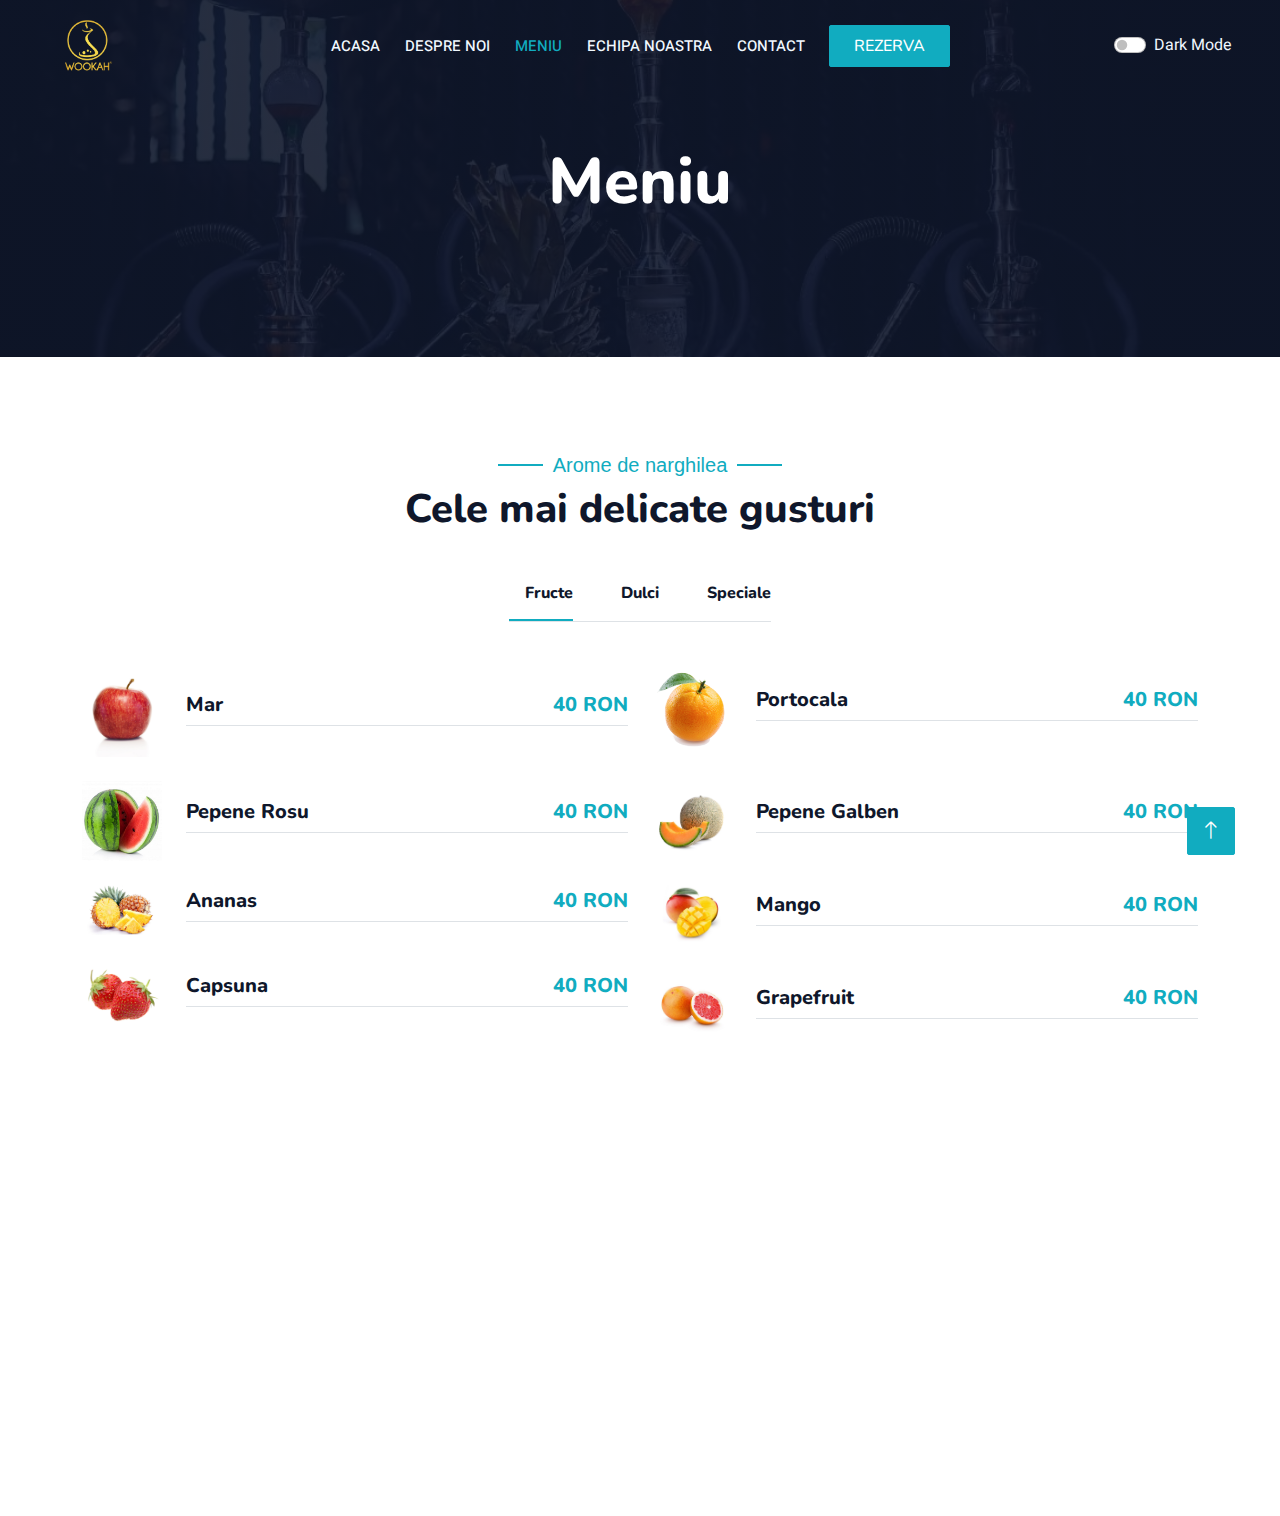
<file: menu.html>
<!DOCTYPE html>
<html lang="en">

<head>
    <meta charset="utf-8">
    <title>Wookah</title>
    <meta content="width=device-width, initial-scale=1.0" name="viewport">
    <meta content="" name="keywords">
    <meta content="" name="description">

    <!-- Favicon -->
    <link href="img/favicon.ico" rel="icon">

    <!-- Google Web Fonts -->
    <link rel="preconnect" href="https://fonts.googleapis.com">
    <link rel="preconnect" href="https://fonts.gstatic.com" crossorigin>
    <link href="https://fonts.googleapis.com/css2?family=Heebo:wght@400;500;600&family=Nunito:wght@600;700;800&family=Pacifico&display=swap" rel="stylesheet">

    <!-- Icon Font Stylesheet -->
    <link href="https://cdnjs.cloudflare.com/ajax/libs/font-awesome/5.10.0/css/all.min.css" rel="stylesheet">
    <link href="https://cdn.jsdelivr.net/npm/bootstrap-icons@1.4.1/font/bootstrap-icons.css" rel="stylesheet">

    <!-- Libraries Stylesheet -->
    <link href="lib/animate/animate.min.css" rel="stylesheet">
    <link href="lib/owlcarousel/assets/owl.carousel.min.css" rel="stylesheet">
    <link href="lib/tempusdominus/css/tempusdominus-bootstrap-4.min.css" rel="stylesheet" />

    <!-- Customized Bootstrap Stylesheet -->
    <link href="css/bootstrap.min.css" rel="stylesheet">

    <!-- Template Stylesheet -->
    <link href="css/style.css" rel="stylesheet">
</head>

<!-- Google tag (gtag.js) -->
<script async src="https://www.googletagmanager.com/gtag/js?id=G-HYP56S1MZ7"></script>
<script>
  window.dataLayer = window.dataLayer || [];
  function gtag(){dataLayer.push(arguments);}
  gtag('js', new Date());

  gtag('config', 'G-HYP56S1MZ7');
</script>

<body>
    <div class="container-xxl bg-white p-0">
        <!-- Spinner Start -->
        <div id="spinner" class="show bg-white position-fixed translate-middle w-100 vh-100 top-50 start-50 d-flex align-items-center justify-content-center">
            <div class="spinner-border text-primary" style="width: 3rem; height: 3rem;" role="status">
                <span class="sr-only">Loading...</span>
            </div>
        </div>
        <!-- Spinner End -->


        <!-- Navbar & Hero Start -->
        <div class="container-xxl position-relative p-0">
            <nav class="navbar navbar-expand-lg navbar-dark bg-dark px-4 px-lg-5 py-3 py-lg-0">
                <a href="" class="navbar-brand p-0">
                    <img src="img/logo.png" alt="Logo">
                </a>
                <button class="navbar-toggler" type="button" data-bs-toggle="collapse" data-bs-target="#navbarCollapse">
                    <span class="fa fa-bars"></span>
                </button>
                <div class="collapse navbar-collapse" id="navbarCollapse">
                    <div class="navbar-nav ms-auto py-0 pe-4">
                        <a href="index.html" class="nav-item nav-link">Acasa</a>
                        <a href="about.html" class="nav-item nav-link">Despre noi</a>
                        <a href="menu.html" class="nav-item nav-link active">Meniu</a>
                        <a href="team.html" class="nav-item nav-link">Echipa Noastra</a>
                        <a href="contact.html" class="nav-item nav-link">Contact</a>
                    </div>
                    <a href="booking.html" class="btn btn-primary py-2 px-4">Rezerva</a>
                    <div class="form-check form-switch ms-auto">
                        <input class="form-check-input" type="checkbox" id="darkModeSwitch">
                        <label class="form-check-label text-light" for="darkModeSwitch">Dark Mode</label>
                    </div>
                </div>
            </nav>

            <div class="container-xxl py-5 bg-dark hero-header mb-5">
                <div class="container text-center my-5 pt-5 pb-4">
                    <h1 class="display-3 text-white mb-3 animated slideInDown">Meniu</h1>
                </div>
            </div>
        </div>
        <!-- Navbar & Hero End -->


        <!-- Menu Start -->
        <div class="container-xxl py-5">
            <div class="container">
                <div class="text-center wow fadeInUp" data-wow-delay="0.1s">
                    <h5 class="section-title ff-secondary text-center text-primary fw-normal">Arome de narghilea</h5>
                    <h1 class="mb-5">Cele mai delicate gusturi</h1>
                </div>
                <div class="tab-class text-center wow fadeInUp" data-wow-delay="0.1s">
                    <ul class="nav nav-pills d-inline-flex justify-content-center border-bottom mb-5">
                        <li class="nav-item">
                            <a class="d-flex align-items-center text-start mx-3 ms-0 pb-3 active" data-bs-toggle="pill" href="#tab-1">
                                <div class="ps-3">
                                    <h6 class="mt-n1 mb-0">Fructe</h6>
                                </div>
                            </a>
                        </li>
                        <li class="nav-item">
                            <a class="d-flex align-items-center text-start mx-3 pb-3" data-bs-toggle="pill" href="#tab-2">
                                <div class="ps-3">
                                    <h6 class="mt-n1 mb-0">Dulci</h6>
                                </div>
                            </a>
                        </li>
                        <li class="nav-item">
                            <a class="d-flex align-items-center text-start mx-3 me-0 pb-3" data-bs-toggle="pill" href="#tab-3">
                                <div class="ps-3">
                                    <h6 class="mt-n1 mb-0">Speciale</h6>
                                </div>
                            </a>
                        </li>
                    </ul>
                    <div class="tab-content">
                        <div id="tab-1" class="tab-pane fade show p-0 active">
                            <div class="row g-4">
                                <div class="col-lg-6">
                                    <div class="d-flex align-items-center">
                                        <img class="flex-shrink-0 img-fluid rounded" src="img/mar.jpg" alt="" style="width: 80px;">
                                        <div class="w-100 d-flex flex-column text-start ps-4">
                                            <h5 class="d-flex justify-content-between border-bottom pb-2">
                                                <span>Mar</span>
                                                <span class="text-primary">40 RON</span>
                                            </h5>
                                        </div>
                                    </div>
                                </div>
                                <div class="col-lg-6">
                                    <div class="d-flex align-items-center">
                                        <img class="flex-shrink-0 img-fluid rounded" src="img/portocala.jpg" alt="" style="width: 80px;">
                                        <div class="w-100 d-flex flex-column text-start ps-4">
                                            <h5 class="d-flex justify-content-between border-bottom pb-2">
                                                <span>Portocala</span>
                                                <span class="text-primary">40 RON</span>
                                            </h5>
                                        </div>
                                    </div>
                                </div>
                                <div class="col-lg-6">
                                    <div class="d-flex align-items-center">
                                        <img class="flex-shrink-0 img-fluid rounded" src="img/pepene_rosu.jpg" alt="" style="width: 80px;">
                                        <div class="w-100 d-flex flex-column text-start ps-4">
                                            <h5 class="d-flex justify-content-between border-bottom pb-2">
                                                <span>Pepene Rosu</span>
                                                <span class="text-primary">40 RON</span>
                                            </h5>
                                        </div>
                                    </div>
                                </div>
                                <div class="col-lg-6">
                                    <div class="d-flex align-items-center">
                                        <img class="flex-shrink-0 img-fluid rounded" src="img/pepene.jpg" alt="" style="width: 80px;">
                                        <div class="w-100 d-flex flex-column text-start ps-4">
                                            <h5 class="d-flex justify-content-between border-bottom pb-2">
                                                <span>Pepene Galben</span>
                                                <span class="text-primary">40 RON</span>
                                            </h5>
                                        </div>
                                    </div>
                                </div>
                                <div class="col-lg-6">
                                    <div class="d-flex align-items-center">
                                        <img class="flex-shrink-0 img-fluid rounded" src="img/ananas.jpg" alt="" style="width: 80px;">
                                        <div class="w-100 d-flex flex-column text-start ps-4">
                                            <h5 class="d-flex justify-content-between border-bottom pb-2">
                                                <span>Ananas</span>
                                                <span class="text-primary">40 RON</span>
                                            </h5>
                                        </div>
                                    </div>
                                </div>
                                <div class="col-lg-6">
                                    <div class="d-flex align-items-center">
                                        <img class="flex-shrink-0 img-fluid rounded" src="img/mango.jpg" alt="" style="width: 80px;">
                                        <div class="w-100 d-flex flex-column text-start ps-4">
                                            <h5 class="d-flex justify-content-between border-bottom pb-2">
                                                <span>Mango</span>
                                                <span class="text-primary">40 RON</span>
                                            </h5>
                                        </div>
                                    </div>
                                </div>
                                <div class="col-lg-6">
                                    <div class="d-flex align-items-center">
                                        <img class="flex-shrink-0 img-fluid rounded" src="img/capsuna.jpg" alt="" style="width: 80px;">
                                        <div class="w-100 d-flex flex-column text-start ps-4">
                                            <h5 class="d-flex justify-content-between border-bottom pb-2">
                                                <span>Capsuna</span>
                                                <span class="text-primary">40 RON</span>
                                            </h5>
                                        </div>
                                    </div>
                                </div>
                                <div class="col-lg-6">
                                    <div class="d-flex align-items-center">
                                        <img class="flex-shrink-0 img-fluid rounded" src="img/grapefruit.jpg" alt="" style="width: 80px;">
                                        <div class="w-100 d-flex flex-column text-start ps-4">
                                            <h5 class="d-flex justify-content-between border-bottom pb-2">
                                                <span>Grapefruit</span>
                                                <span class="text-primary">40 RON</span>
                                            </h5>
                                        </div>
                                    </div>
                                </div>
                            </div>
                        </div>
                        <div id="tab-2" class="tab-pane fade show p-0">
                            <div class="row g-4">
                                <div class="col-lg-6">
                                    <div class="d-flex align-items-center">
                                        <img class="flex-shrink-0 img-fluid rounded" src="img/capuccino.jpg" alt="" style="width: 80px;">
                                        <div class="w-100 d-flex flex-column text-start ps-4">
                                            <h5 class="d-flex justify-content-between border-bottom pb-2">
                                                <span>Cappuccino</span>
                                                <span class="text-primary">50 RON</span>
                                            </h5>
                                        </div>
                                    </div>
                                </div>
                                <div class="col-lg-6">
                                    <div class="d-flex align-items-center">
                                        <img class="flex-shrink-0 img-fluid rounded" src="img/ciocolata.jpg" alt="" style="width: 80px;">
                                        <div class="w-100 d-flex flex-column text-start ps-4">
                                            <h5 class="d-flex justify-content-between border-bottom pb-2">
                                                <span>Ciocolata</span>
                                                <span class="text-primary">50 RON</span>
                                            </h5>
                                        </div>
                                    </div>
                                </div>
                                <div class="col-lg-6">
                                    <div class="d-flex align-items-center">
                                        <img class="flex-shrink-0 img-fluid rounded" src="img/vanilie.jpg" alt="" style="width: 80px;">
                                        <div class="w-100 d-flex flex-column text-start ps-4">
                                            <h5 class="d-flex justify-content-between border-bottom pb-2">
                                                <span>Vanilie</span>
                                                <span class="text-primary">50 RON</span>
                                            </h5>
                                        </div>
                                    </div>
                                </div>
                                <div class="col-lg-6">
                                    <div class="d-flex align-items-center">
                                        <img class="flex-shrink-0 img-fluid rounded" src="img/acadea.jpg" alt="" style="width: 80px;">
                                        <div class="w-100 d-flex flex-column text-start ps-4">
                                            <h5 class="d-flex justify-content-between border-bottom pb-2">
                                                <span>Acadea</span>
                                                <span class="text-primary">50 RON</span>
                                            </h5>
                                        </div>
                                    </div>
                                </div>
                                <div class="col-lg-6">
                                    <div class="d-flex align-items-center">
                                        <img class="flex-shrink-0 img-fluid rounded" src="img/coca_cola.jpg" alt="" style="width: 80px;">
                                        <div class="w-100 d-flex flex-column text-start ps-4">
                                            <h5 class="d-flex justify-content-between border-bottom pb-2">
                                                <span>Coca Cola</span>
                                                <span class="text-primary">50 RON</span>
                                            </h5>
                                        </div>
                                    </div>
                                </div>
                                <div class="col-lg-6">
                                    <div class="d-flex align-items-center">
                                        <img class="flex-shrink-0 img-fluid rounded" src="img/tiramisu.jpg" alt="" style="width: 80px;">
                                        <div class="w-100 d-flex flex-column text-start ps-4">
                                            <h5 class="d-flex justify-content-between border-bottom pb-2">
                                                <span>Tiramisu</span>
                                                <span class="text-primary">50 RON</span>
                                            </h5>
                                        </div>
                                    </div>
                                </div>
                                <div class="col-lg-6">
                                    <div class="d-flex align-items-center">
                                        <img class="flex-shrink-0 img-fluid rounded" src="img/scortisoara.jpg" alt="" style="width: 80px;">
                                        <div class="w-100 d-flex flex-column text-start ps-4">
                                            <h5 class="d-flex justify-content-between border-bottom pb-2">
                                                <span>Scortisoara</span>
                                                <span class="text-primary">50 RON</span>
                                            </h5>
                                        </div>
                                    </div>
                                </div>
                                <div class="col-lg-6">
                                    <div class="d-flex align-items-center">
                                        <img class="flex-shrink-0 img-fluid rounded" src="img/caramel.jpg" alt="" style="width: 80px;">
                                        <div class="w-100 d-flex flex-column text-start ps-4">
                                            <h5 class="d-flex justify-content-between border-bottom pb-2">
                                                <span>Caramel</span>
                                                <span class="text-primary">50 RON</span>
                                            </h5>
                                        </div>
                                    </div>
                                </div>
                            </div>
                        </div>
                        <div id="tab-3" class="tab-pane fade show p-0">
                            <div class="row g-4">
                                <div class="col-lg-6">
                                    <div class="d-flex align-items-center">
                                        <img class="flex-shrink-0 img-fluid rounded" src="img/love66.jpg" alt="" style="width: 80px;">
                                        <div class="w-100 d-flex flex-column text-start ps-4">
                                            <h5 class="d-flex justify-content-between border-bottom pb-2">
                                                <span>Love 66</span>
                                                <span class="text-primary">60 RON</span>
                                            </h5>
                                        </div>
                                    </div>
                                </div>
                                <div class="col-lg-6">
                                    <div class="d-flex align-items-center">
                                        <img class="flex-shrink-0 img-fluid rounded" src="img/berlin.jpg" alt="" style="width: 80px;">
                                        <div class="w-100 d-flex flex-column text-start ps-4">
                                            <h5 class="d-flex justify-content-between border-bottom pb-2">
                                                <span>Berlin Nights</span>
                                                <span class="text-primary">60 RON</span>
                                            </h5>
                                        </div>
                                    </div>
                                </div>
                                <div class="col-lg-6">
                                    <div class="d-flex align-items-center">
                                        <img class="flex-shrink-0 img-fluid rounded" src="img/hawaii.jpg" alt="" style="width: 80px;">
                                        <div class="w-100 d-flex flex-column text-start ps-4">
                                            <h5 class="d-flex justify-content-between border-bottom pb-2">
                                                <span>Hawaii</span>
                                                <span class="text-primary">60 RON</span>
                                            </h5>
                                        </div>
                                    </div>
                                </div>
                                <div class="col-lg-6">
                                    <div class="d-flex align-items-center">
                                        <img class="flex-shrink-0 img-fluid rounded" src="img/whiteflash.jpg" alt="" style="width: 80px;">
                                        <div class="w-100 d-flex flex-column text-start ps-4">
                                            <h5 class="d-flex justify-content-between border-bottom pb-2">
                                                <span>White Flash</span>
                                                <span class="text-primary">60 RON</span>
                                            </h5>
                                        </div>
                                    </div>
                                </div>
                                <div class="col-lg-6">
                                    <div class="d-flex align-items-center">
                                        <img class="flex-shrink-0 img-fluid rounded" src="img/understand.jpg" alt="" style="width: 80px;">
                                        <div class="w-100 d-flex flex-column text-start ps-4">
                                            <h5 class="d-flex justify-content-between border-bottom pb-2">
                                                <span>Understand</span>
                                                <span class="text-primary">60 RON</span>
                                            </h5>
                                        </div>
                                    </div>
                                </div>
                                <div class="col-lg-6">
                                    <div class="d-flex align-items-center">
                                        <img class="flex-shrink-0 img-fluid rounded" src="img/moscow.jpg" alt="" style="width: 80px;">
                                        <div class="w-100 d-flex flex-column text-start ps-4">
                                            <h5 class="d-flex justify-content-between border-bottom pb-2">
                                                <span>Moscow Evenings</span>
                                                <span class="text-primary">60 RON</span>
                                            </h5>
                                        </div>
                                    </div>
                                </div>
                                <div class="col-lg-6">
                                    <div class="d-flex align-items-center">
                                        <img class="flex-shrink-0 img-fluid rounded" src="img/cactus.jpg" alt="" style="width: 80px;">
                                        <div class="w-100 d-flex flex-column text-start ps-4">
                                            <h5 class="d-flex justify-content-between border-bottom pb-2">
                                                <span>Cactus</span>
                                                <span class="text-primary">60 RON</span>
                                            </h5>
                                        </div>
                                    </div>
                                </div>
                                <div class="col-lg-6">
                                    <div class="d-flex align-items-center">
                                        <img class="flex-shrink-0 img-fluid rounded" src="img/menta.jpg" alt="" style="width: 80px;">
                                        <div class="w-100 d-flex flex-column text-start ps-4">
                                            <h5 class="d-flex justify-content-between border-bottom pb-2">
                                                <span>Menta</span>
                                                <span class="text-primary">60 RON</span>
                                            </h5>
                                        </div>
                                    </div>
                                </div>
                            </div>
                        </div>
                    </div>
                </div>
            </div>
        </div>
        <!-- Menu End -->
        

        <div class="container-fluid bg-dark text-light footer pt-5 mt-5 wow fadeIn" data-wow-delay="0.1s">
            <div class="container py-5">
                <div class="row g-5">
                    <div class="col-lg-3 col-md-6">
                        <h4 class="section-title ff-secondary text-start text-primary fw-normal mb-4">Pagini</h4>
                        <a class="btn btn-link" href="index.html">Acasa</a>
                        <a class="btn btn-link" href="about.html">Despre noi</a>
                        <a class="btn btn-link" href="menu.html">Meniu</a>
                        <a class="btn btn-link" href="team.html">Echipa noastra</a>
                        <a class="btn btn-link" href="contact.html">Contact</a>
                        <a class="btn btn-link" href="booking.html">Rezervare</a>
                    </div>
                    <div class="col-lg-3 col-md-6">
                        <h4 class="section-title ff-secondary text-start text-primary fw-normal mb-4">Contact</h4>
                        <p class="mb-2"><i class="fa fa-map-marker-alt me-3"></i>Piata Unirii, Timisoara, Romania</p>
                        <p class="mb-2"><i class="fa fa-phone-alt me-3"></i>+40 712 345 678</p>
                        <p class="mb-2"><i class="fa fa-envelope me-3"></i>info@wookah.com</p>
                        <div class="d-flex pt-2">
                            <a class="btn btn-outline-light btn-social" href=""><i class="fab fa-twitter"></i></a>
                            <a class="btn btn-outline-light btn-social" href=""><i class="fab fa-facebook-f"></i></a>
                            <a class="btn btn-outline-light btn-social" href=""><i class="fab fa-youtube"></i></a>
                            <a class="btn btn-outline-light btn-social" href=""><i class="fab fa-linkedin-in"></i></a>
                        </div>
                    </div>
                    <div class="col-lg-3 col-md-6">
                        <h4 class="section-title ff-secondary text-start text-primary fw-normal mb-4">Program</h4>
                        <h5 class="text-light fw-normal">Luni - Joi</h5>
                        <p>10:00 - 2:00</p>
                        <h5 class="text-light fw-normal">Vineri - Duminica</h5>
                        <p>10:00 - 4:00</p>
                    </div>
                    <div class="col-lg-3 col-md-6">
                        <h4 class="section-title ff-secondary text-start text-primary fw-normal mb-4">Newsletter</h4>
                        <p>Aboneaza-te.</p>
                        <div class="position-relative mx-auto" style="max-width: 400px;">
                            <input class="form-control border-primary w-100 py-3 ps-4 pe-5" type="text" placeholder="Email">
                            <button type="button" class="btn btn-primary py-2 position-absolute top-0 end-0 mt-2 me-2">Trimite</button>
                        </div>
                    </div>
                </div>
            </div>
        </div>
        <!-- Footer End -->


        <!-- Back to Top -->
        <a href="#" class="btn btn-lg btn-primary btn-lg-square back-to-top"><i class="bi bi-arrow-up"></i></a>
    </div>

    <!-- JavaScript Libraries -->
    <script src="https://code.jquery.com/jquery-3.4.1.min.js"></script>
    <script src="https://cdn.jsdelivr.net/npm/bootstrap@5.0.0/dist/js/bootstrap.bundle.min.js"></script>
    <script src="lib/wow/wow.min.js"></script>
    <script src="lib/easing/easing.min.js"></script>
    <script src="lib/waypoints/waypoints.min.js"></script>
    <script src="lib/counterup/counterup.min.js"></script>
    <script src="lib/owlcarousel/owl.carousel.min.js"></script>
    <script src="lib/tempusdominus/js/moment.min.js"></script>
    <script src="lib/tempusdominus/js/moment-timezone.min.js"></script>
    <script src="lib/tempusdominus/js/tempusdominus-bootstrap-4.min.js"></script>

    <!-- Template Javascript -->
    <script src="js/main.js"></script>
    <script>
        // Check if the user has a dark mode preference
        const prefersDarkMode = window.matchMedia('(prefers-color-scheme: dark)').matches;
    
        // Set the initial dark mode state based on user preference
        document.body.classList.toggle('dark-mode', prefersDarkMode);
    
        // Toggle dark mode when the switch is clicked
        document.getElementById('darkModeSwitch').addEventListener('change', function () {
            document.body.classList.toggle('dark-mode', this.checked);
            });
    </script>
</body>

</html>
</file>
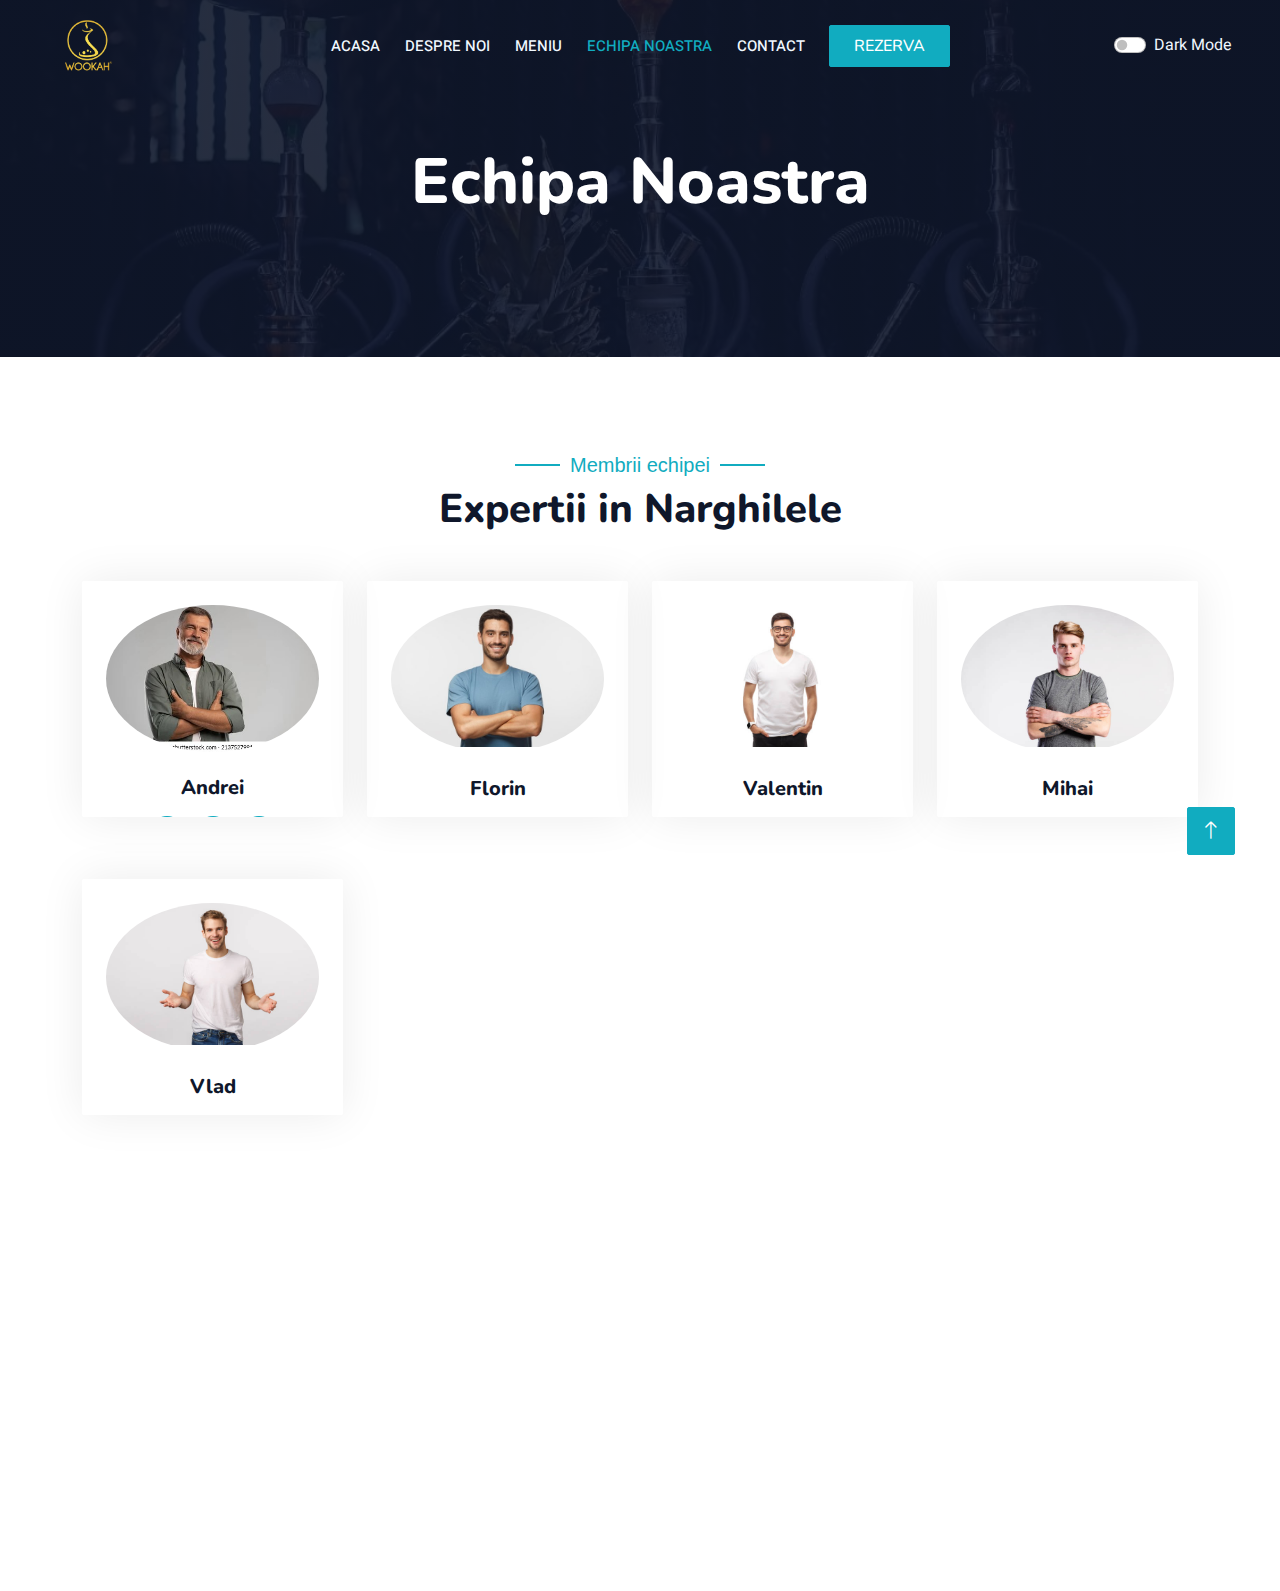
<file: team.html>
<!DOCTYPE html>
<html lang="en">

<head>
    <meta charset="utf-8">
    <title>Wookah</title>
    <meta content="width=device-width, initial-scale=1.0" name="viewport">
    <meta content="" name="keywords">
    <meta content="" name="description">

    <!-- Favicon -->
    <link href="img/favicon.ico" rel="icon">

    <!-- Google Web Fonts -->
    <link rel="preconnect" href="https://fonts.googleapis.com">
    <link rel="preconnect" href="https://fonts.gstatic.com" crossorigin>
    <link href="https://fonts.googleapis.com/css2?family=Heebo:wght@400;500;600&family=Nunito:wght@600;700;800&family=Pacifico&display=swap" rel="stylesheet">

    <!-- Icon Font Stylesheet -->
    <link href="https://cdnjs.cloudflare.com/ajax/libs/font-awesome/5.10.0/css/all.min.css" rel="stylesheet">
    <link href="https://cdn.jsdelivr.net/npm/bootstrap-icons@1.4.1/font/bootstrap-icons.css" rel="stylesheet">

    <!-- Libraries Stylesheet -->
    <link href="lib/animate/animate.min.css" rel="stylesheet">
    <link href="lib/owlcarousel/assets/owl.carousel.min.css" rel="stylesheet">
    <link href="lib/tempusdominus/css/tempusdominus-bootstrap-4.min.css" rel="stylesheet" />

    <!-- Customized Bootstrap Stylesheet -->
    <link href="css/bootstrap.min.css" rel="stylesheet">

    <!-- Template Stylesheet -->
    <link href="css/style.css" rel="stylesheet">
</head>

<!-- Google tag (gtag.js) -->
<script async src="https://www.googletagmanager.com/gtag/js?id=G-HYP56S1MZ7"></script>
<script>
  window.dataLayer = window.dataLayer || [];
  function gtag(){dataLayer.push(arguments);}
  gtag('js', new Date());

  gtag('config', 'G-HYP56S1MZ7');
</script>

<body>
    <div class="container-xxl bg-white p-0">
        <!-- Spinner Start -->
        <div id="spinner" class="show bg-white position-fixed translate-middle w-100 vh-100 top-50 start-50 d-flex align-items-center justify-content-center">
            <div class="spinner-border text-primary" style="width: 3rem; height: 3rem;" role="status">
                <span class="sr-only">Loading...</span>
            </div>
        </div>
        <!-- Spinner End -->


        <!-- Navbar & Hero Start -->
        <div class="container-xxl position-relative p-0">
            <nav class="navbar navbar-expand-lg navbar-dark bg-dark px-4 px-lg-5 py-3 py-lg-0">
                <a href="" class="navbar-brand p-0">
                    <img src="img/logo.png" alt="Logo">
                </a>
                <button class="navbar-toggler" type="button" data-bs-toggle="collapse" data-bs-target="#navbarCollapse">
                    <span class="fa fa-bars"></span>
                </button>
                <div class="collapse navbar-collapse" id="navbarCollapse">
                    <div class="navbar-nav ms-auto py-0 pe-4">
                        <a href="index.html" class="nav-item nav-link">Acasa</a>
                        <a href="about.html" class="nav-item nav-link">Despre noi</a>
                        <a href="menu.html" class="nav-item nav-link">Meniu</a>
                        <a href="team.html" class="nav-item nav-link active">Echipa Noastra</a>
                        <a href="contact.html" class="nav-item nav-link">Contact</a>
                    </div>
                    <a href="booking.html" class="btn btn-primary py-2 px-4">Rezerva</a>
                    <div class="form-check form-switch ms-auto">
                        <input class="form-check-input" type="checkbox" id="darkModeSwitch">
                        <label class="form-check-label text-light" for="darkModeSwitch">Dark Mode</label>
                    </div>
                </div>
            </nav>

            <div class="container-xxl py-5 bg-dark hero-header mb-5">
                <div class="container text-center my-5 pt-5 pb-4">
                    <h1 class="display-3 text-white mb-3 animated slideInDown">Echipa Noastra</h1>
                </div>
            </div>
        </div>
        <!-- Navbar & Hero End -->


        <!-- Team Start -->
        <div class="container-xxl pt-5 pb-3">
            <div class="container">
                <div class="text-center wow fadeInUp" data-wow-delay="0.1s">
                    <h5 class="section-title ff-secondary text-center text-primary fw-normal">Membrii echipei</h5>
                    <h1 class="mb-5">Expertii in Narghilele</h1>
                </div>
                <div class="row g-4">
                    <div class="col-lg-3 col-md-6 wow fadeInUp" data-wow-delay="0.1s">
                        <div class="team-item text-center rounded overflow-hidden">
                            <div class="rounded-circle overflow-hidden m-4">
                                <img class="img-fluid" src="img/team-1.jpg" alt="">
                            </div>
                            <h5 class="mb-0">Andrei</h5>
                            <div class="d-flex justify-content-center mt-3">
                                <a class="btn btn-square btn-primary mx-1" href=""><i class="fab fa-facebook-f"></i></a>
                                <a class="btn btn-square btn-primary mx-1" href=""><i class="fab fa-twitter"></i></a>
                                <a class="btn btn-square btn-primary mx-1" href=""><i class="fab fa-instagram"></i></a>
                            </div>
                        </div>
                    </div>
                    <div class="col-lg-3 col-md-6 wow fadeInUp" data-wow-delay="0.1s">
                        <div class="team-item text-center rounded overflow-hidden">
                            <div class="rounded-circle overflow-hidden m-4">
                                <img class="img-fluid" src="img/team-2.jpg" alt="" style="margin-bottom: 6px;">
                            </div>
                            <h5 class="mb-0">Florin</h5>
                            <div class="d-flex justify-content-center mt-3">
                                <a class="btn btn-square btn-primary mx-1" href=""><i class="fab fa-facebook-f"></i></a>
                                <a class="btn btn-square btn-primary mx-1" href=""><i class="fab fa-twitter"></i></a>
                                <a class="btn btn-square btn-primary mx-1" href=""><i class="fab fa-instagram"></i></a>
                            </div>
                        </div>
                    </div>
                    <div class="col-lg-3 col-md-6 wow fadeInUp" data-wow-delay="0.5s">
                        <div class="team-item text-center rounded overflow-hidden">
                            <div class="rounded-circle overflow-hidden m-4">
                                <img class="img-fluid" src="img/team-3.jpg" alt="" style="margin-bottom: 6px;">
                            </div>
                            <h5 class="mb-0">Valentin</h5>
                            <div class="d-flex justify-content-center mt-3">
                                <a class="btn btn-square btn-primary mx-1" href=""><i class="fab fa-facebook-f"></i></a>
                                <a class="btn btn-square btn-primary mx-1" href=""><i class="fab fa-twitter"></i></a>
                                <a class="btn btn-square btn-primary mx-1" href=""><i class="fab fa-instagram"></i></a>
                            </div>
                        </div>
                    </div>
                    <div class="col-lg-3 col-md-6 wow fadeInUp" data-wow-delay="0.7s">
                        <div class="team-item text-center rounded overflow-hidden">
                            <div class="rounded-circle overflow-hidden m-4">
                                <img class="img-fluid" src="img/team-4.jpg" alt="" style="margin-bottom: 6px;"   >
                            </div>
                            <h5 class="mb-0">Mihai</h5>
                            <div class="d-flex justify-content-center mt-3">
                                <a class="btn btn-square btn-primary mx-1" href=""><i class="fab fa-facebook-f"></i></a>
                                <a class="btn btn-square btn-primary mx-1" href=""><i class="fab fa-twitter"></i></a>
                                <a class="btn btn-square btn-primary mx-1" href=""><i class="fab fa-instagram"></i></a>
                            </div>
                        </div>
                    </div>
                    <div class="col-lg-3 col-md-6 wow fadeInUp" data-wow-delay="0.1s">
                        <div class="team-item text-center rounded overflow-hidden">
                            <div class="rounded-circle overflow-hidden m-4">
                                <img class="img-fluid" src="img/team-5.jpg" alt=""style="margin-bottom: 6px;">
                            </div>
                            <h5 class="mb-0">Vlad</h5>
                            <div class="d-flex justify-content-center mt-3">
                                <a class="btn btn-square btn-primary mx-1" href=""><i class="fab fa-facebook-f"></i></a>
                                <a class="btn btn-square btn-primary mx-1" href=""><i class="fab fa-twitter"></i></a>
                                <a class="btn btn-square btn-primary mx-1" href=""><i class="fab fa-instagram"></i></a>
                            </div>
                        </div>
                    
                </div>
            </div>
        </div>
        <!-- Team End -->
        

        <div class="container-fluid bg-dark text-light footer pt-5 mt-5 wow fadeIn" data-wow-delay="0.1s">
            <div class="container py-5">
                <div class="row g-5">
                    <div class="col-lg-3 col-md-6">
                        <h4 class="section-title ff-secondary text-start text-primary fw-normal mb-4">Pagini</h4>
                        <a class="btn btn-link" href="index.html">Acasa</a>
                        <a class="btn btn-link" href="about.html">Despre noi</a>
                        <a class="btn btn-link" href="menu.html">Meniu</a>
                        <a class="btn btn-link" href="team.html">Echipa noastra</a>
                        <a class="btn btn-link" href="contact.html">Contact</a>
                        <a class="btn btn-link" href="booking.html">Rezervare</a>
                    </div>
                    <div class="col-lg-3 col-md-6">
                        <h4 class="section-title ff-secondary text-start text-primary fw-normal mb-4">Contact</h4>
                        <p class="mb-2"><i class="fa fa-map-marker-alt me-3"></i>Piata Unirii, Timisoara, Romania</p>
                        <p class="mb-2"><i class="fa fa-phone-alt me-3"></i>+40 712 345 678</p>
                        <p class="mb-2"><i class="fa fa-envelope me-3"></i>info@wookah.com</p>
                        <div class="d-flex pt-2">
                            <a class="btn btn-outline-light btn-social" href=""><i class="fab fa-twitter"></i></a>
                            <a class="btn btn-outline-light btn-social" href=""><i class="fab fa-facebook-f"></i></a>
                            <a class="btn btn-outline-light btn-social" href=""><i class="fab fa-youtube"></i></a>
                            <a class="btn btn-outline-light btn-social" href=""><i class="fab fa-linkedin-in"></i></a>
                        </div>
                    </div>
                    <div class="col-lg-3 col-md-6">
                        <h4 class="section-title ff-secondary text-start text-primary fw-normal mb-4">Program</h4>
                        <h5 class="text-light fw-normal">Luni - Joi</h5>
                        <p>10:00 - 2:00</p>
                        <h5 class="text-light fw-normal">Vineri - Duminica</h5>
                        <p>10:00 - 4:00</p>
                    </div>
                    <div class="col-lg-3 col-md-6">
                        <h4 class="section-title ff-secondary text-start text-primary fw-normal mb-4">Newsletter</h4>
                        <p>Aboneaza-te.</p>
                        <div class="position-relative mx-auto" style="max-width: 400px;">
                            <input class="form-control border-primary w-100 py-3 ps-4 pe-5" type="text" placeholder="Email">
                            <button type="button" class="btn btn-primary py-2 position-absolute top-0 end-0 mt-2 me-2">Trimite</button>
                        </div>
                    </div>
                </div>
            </div>
        </div>
        <!-- Footer End -->


        <!-- Back to Top -->
        <a href="#" class="btn btn-lg btn-primary btn-lg-square back-to-top"><i class="bi bi-arrow-up"></i></a>
    </div>

    <!-- JavaScript Libraries -->
    <script src="https://code.jquery.com/jquery-3.4.1.min.js"></script>
    <script src="https://cdn.jsdelivr.net/npm/bootstrap@5.0.0/dist/js/bootstrap.bundle.min.js"></script>
    <script src="lib/wow/wow.min.js"></script>
    <script src="lib/easing/easing.min.js"></script>
    <script src="lib/waypoints/waypoints.min.js"></script>
    <script src="lib/counterup/counterup.min.js"></script>
    <script src="lib/owlcarousel/owl.carousel.min.js"></script>
    <script src="lib/tempusdominus/js/moment.min.js"></script>
    <script src="lib/tempusdominus/js/moment-timezone.min.js"></script>
    <script src="lib/tempusdominus/js/tempusdominus-bootstrap-4.min.js"></script>

    <!-- Template Javascript -->
    <script src="js/main.js"></script>
    <script>
        // Check if the user has a dark mode preference
        const prefersDarkMode = window.matchMedia('(prefers-color-scheme: dark)').matches;
    
        // Set the initial dark mode state based on user preference
        document.body.classList.toggle('dark-mode', prefersDarkMode);
    
        // Toggle dark mode when the switch is clicked
        document.getElementById('darkModeSwitch').addEventListener('change', function () {
            document.body.classList.toggle('dark-mode', this.checked);
            });
    </script>
</body>

</html>
</file>
<file: css/style.css>
/********** Template CSS **********/
:root {
    --primary: #11acc0;
    --light: #F1F8FF;
    --dark: #0F172B;
}

.ff-secondary {
    font-family: Impact, Haettenschweiler, 'Arial Narrow Bold', sans-serif;
}

.fw-medium {
    font-weight: 600 !important;
}

.fw-semi-bold {
    font-weight: 700 !important;
}

.back-to-top {
    position: fixed;
    display: none;
    right: 45px;
    bottom: 45px;
    z-index: 99;
}


/*** Spinner ***/
#spinner {
    opacity: 0;
    visibility: hidden;
    transition: opacity .5s ease-out, visibility 0s linear .5s;
    z-index: 99999;
}

#spinner.show {
    transition: opacity .5s ease-out, visibility 0s linear 0s;
    visibility: visible;
    opacity: 1;
}


/*** Button ***/
.btn {
    font-family: 'Nunito', sans-serif;
    font-weight: 500;
    text-transform: uppercase;
    transition: .5s;
}

.btn.btn-primary,
.btn.btn-secondary {
    color: #FFFFFF;
}

.btn-square {
    width: 38px;
    height: 38px;
}

.btn-sm-square {
    width: 32px;
    height: 32px;
}

.btn-lg-square {
    width: 48px;
    height: 48px;
}

.btn-square,
.btn-sm-square,
.btn-lg-square {
    padding: 0;
    display: flex;
    align-items: center;
    justify-content: center;
    font-weight: normal;
    border-radius: 2px;
}


/*** Navbar ***/
.navbar-dark .navbar-nav .nav-link {
    position: relative;
    margin-left: 25px;
    padding: 35px 0;
    font-size: 15px;
    color: var(--light) !important;
    text-transform: uppercase;
    font-weight: 500;
    outline: none;
    transition: .5s;
}

.sticky-top.navbar-dark .navbar-nav .nav-link {
    padding: 20px 0;
}

.navbar-dark .navbar-nav .nav-link:hover,
.navbar-dark .navbar-nav .nav-link.active {
    color: var(--primary) !important;
}

.navbar-dark .navbar-brand img {
    max-height: 60px;
    transition: .5s;
}

.sticky-top.navbar-dark .navbar-brand img {
    max-height: 45px;
}

@media (max-width: 991.98px) {
    .sticky-top.navbar-dark {
        position: relative;
    }

    .navbar-dark .navbar-collapse {
        margin-top: 15px;
        border-top: 1px solid rgba(255, 255, 255, .1)
    }

    .navbar-dark .navbar-nav .nav-link,
    .sticky-top.navbar-dark .navbar-nav .nav-link {
        padding: 10px 0;
        margin-left: 0;
    }

    .navbar-dark .navbar-brand img {
        max-height: 45px;
    }
}

@media (min-width: 992px) {
    .navbar-dark {
        position: absolute;
        width: 100%;
        top: 0;
        left: 0;
        z-index: 999;
        background: transparent !important;
    }
    
    .sticky-top.navbar-dark {
        position: fixed;
        background: var(--dark) !important;
    }
}


/*** Hero Header ***/
.hero-header {
    background: linear-gradient(rgba(15, 23, 43, .9), rgba(15, 23, 43, .9)), url(../img/bg-hero.jpg);
    background-position: center center;
    background-repeat: no-repeat;
    background-size: cover;
}

.hero-header img {
    animation: imgRotate 50s linear infinite;
}

@keyframes imgRotate { 
    100% { 
        transform: rotate(360deg); 
    } 
}

.breadcrumb-item + .breadcrumb-item::before {
    color: rgba(255, 255, 255, .5);
}


/*** Section Title ***/
.section-title {
    position: relative;
    display: inline-block;
}

.section-title::before {
    position: absolute;
    content: "";
    width: 45px;
    height: 2px;
    top: 50%;
    left: -55px;
    margin-top: -1px;
    background: var(--primary);
}

.section-title::after {
    position: absolute;
    content: "";
    width: 45px;
    height: 2px;
    top: 50%;
    right: -55px;
    margin-top: -1px;
    background: var(--primary);
}

.section-title.text-start::before,
.section-title.text-end::after {
    display: none;
}


/*** Service ***/
.service-item {
    box-shadow: 0 0 45px rgba(0, 0, 0, .08);
    transition: .5s;
}

.service-item:hover {
    background: var(--primary);
}

.service-item * {
    transition: .5s;
}

.service-item:hover * {
    color: var(--light) !important;
}


/*** Food Menu ***/
.nav-pills .nav-item .active {
    border-bottom: 2px solid var(--primary);
}


/*** Youtube Video ***/
.video {
    position: relative;
    height: 100%;
    min-height: 500px;
    background: linear-gradient(rgba(15, 23, 43, .1), rgba(15, 23, 43, .1)), url(../img/video.jpg);
    background-position: center center;
    background-repeat: no-repeat;
    background-size: cover;
}

.video .btn-play {
    position: absolute;
    z-index: 3;
    top: 50%;
    left: 50%;
    transform: translateX(-50%) translateY(-50%);
    box-sizing: content-box;
    display: block;
    width: 32px;
    height: 44px;
    border-radius: 50%;
    border: none;
    outline: none;
    padding: 18px 20px 18px 28px;
}

.video .btn-play:before {
    content: "";
    position: absolute;
    z-index: 0;
    left: 50%;
    top: 50%;
    transform: translateX(-50%) translateY(-50%);
    display: block;
    width: 100px;
    height: 100px;
    background: var(--primary);
    border-radius: 50%;
    animation: pulse-border 1500ms ease-out infinite;
}

.video .btn-play:after {
    content: "";
    position: absolute;
    z-index: 1;
    left: 50%;
    top: 50%;
    transform: translateX(-50%) translateY(-50%);
    display: block;
    width: 100px;
    height: 100px;
    background: var(--primary);
    border-radius: 50%;
    transition: all 200ms;
}

.video .btn-play img {
    position: relative;
    z-index: 3;
    max-width: 100%;
    width: auto;
    height: auto;
}

.video .btn-play span {
    display: block;
    position: relative;
    z-index: 3;
    width: 0;
    height: 0;
    border-left: 32px solid var(--dark);
    border-top: 22px solid transparent;
    border-bottom: 22px solid transparent;
}

@keyframes pulse-border {
    0% {
        transform: translateX(-50%) translateY(-50%) translateZ(0) scale(1);
        opacity: 1;
    }

    100% {
        transform: translateX(-50%) translateY(-50%) translateZ(0) scale(1.5);
        opacity: 0;
    }
}

#videoModal {
    z-index: 99999;
}

#videoModal .modal-dialog {
    position: relative;
    max-width: 800px;
    margin: 60px auto 0 auto;
}

#videoModal .modal-body {
    position: relative;
    padding: 0px;
}

#videoModal .close {
    position: absolute;
    width: 30px;
    height: 30px;
    right: 0px;
    top: -30px;
    z-index: 999;
    font-size: 30px;
    font-weight: normal;
    color: #FFFFFF;
    background: #000000;
    opacity: 1;
}


/*** Team ***/
.team-item {
    box-shadow: 0 0 45px rgba(0, 0, 0, .08);
    height: calc(100% - 38px);
    transition: .5s;
}

.team-item img {
    transition: .5s;
}

.team-item:hover img {
    transform: scale(1.1);
}

.team-item:hover {
    height: 100%;
}

.team-item .btn {
    border-radius: 38px 38px 0 0;
}


/*** Testimonial ***/
.testimonial-carousel .owl-item .testimonial-item,
.testimonial-carousel .owl-item.center .testimonial-item * {
    transition: .5s;
}

.testimonial-carousel .owl-item.center .testimonial-item {
    background: var(--primary) !important;
    border-color: var(--primary) !important;
}

.testimonial-carousel .owl-item.center .testimonial-item * {
    color: var(--light) !important;
}

.testimonial-carousel .owl-dots {
    margin-top: 24px;
    display: flex;
    align-items: flex-end;
    justify-content: center;
}

.testimonial-carousel .owl-dot {
    position: relative;
    display: inline-block;
    margin: 0 5px;
    width: 15px;
    height: 15px;
    border: 1px solid #CCCCCC;
    border-radius: 15px;
    transition: .5s;
}

.testimonial-carousel .owl-dot.active {
    background: var(--primary);
    border-color: var(--primary);
}


/*** Footer ***/
.footer .btn.btn-social {
    margin-right: 5px;
    width: 35px;
    height: 35px;
    display: flex;
    align-items: center;
    justify-content: center;
    color: var(--light);
    border: 1px solid #FFFFFF;
    border-radius: 35px;
    transition: .3s;
}

.footer .btn.btn-social:hover {
    color: var(--primary);
}

.footer .btn.btn-link {
    display: block;
    margin-bottom: 5px;
    padding: 0;
    text-align: left;
    color: #FFFFFF;
    font-size: 15px;
    font-weight: normal;
    text-transform: capitalize;
    transition: .3s;
}

.footer .btn.btn-link::before {
    position: relative;
    content: "\f105";
    font-family: "Font Awesome 5 Free";
    font-weight: 900;
    margin-right: 10px;
}

.footer .btn.btn-link:hover {
    letter-spacing: 1px;
    box-shadow: none;
}

.footer .copyright {
    padding: 25px 0;
    font-size: 15px;
    border-top: 1px solid rgba(256, 256, 256, .1);
}

.footer .copyright a {
    color: var(--light);
}

.footer .footer-menu a {
    margin-right: 15px;
    padding-right: 15px;
    border-right: 1px solid rgba(255, 255, 255, .1);
}

.footer .footer-menu a:last-child {
    margin-right: 0;
    padding-right: 0;
    border-right: none;
}

/* Dark Mode Styles */
body.dark-mode {
    background-color: #2a2a2a;
}

/* Add more dark mode styles as needed */
</file>
